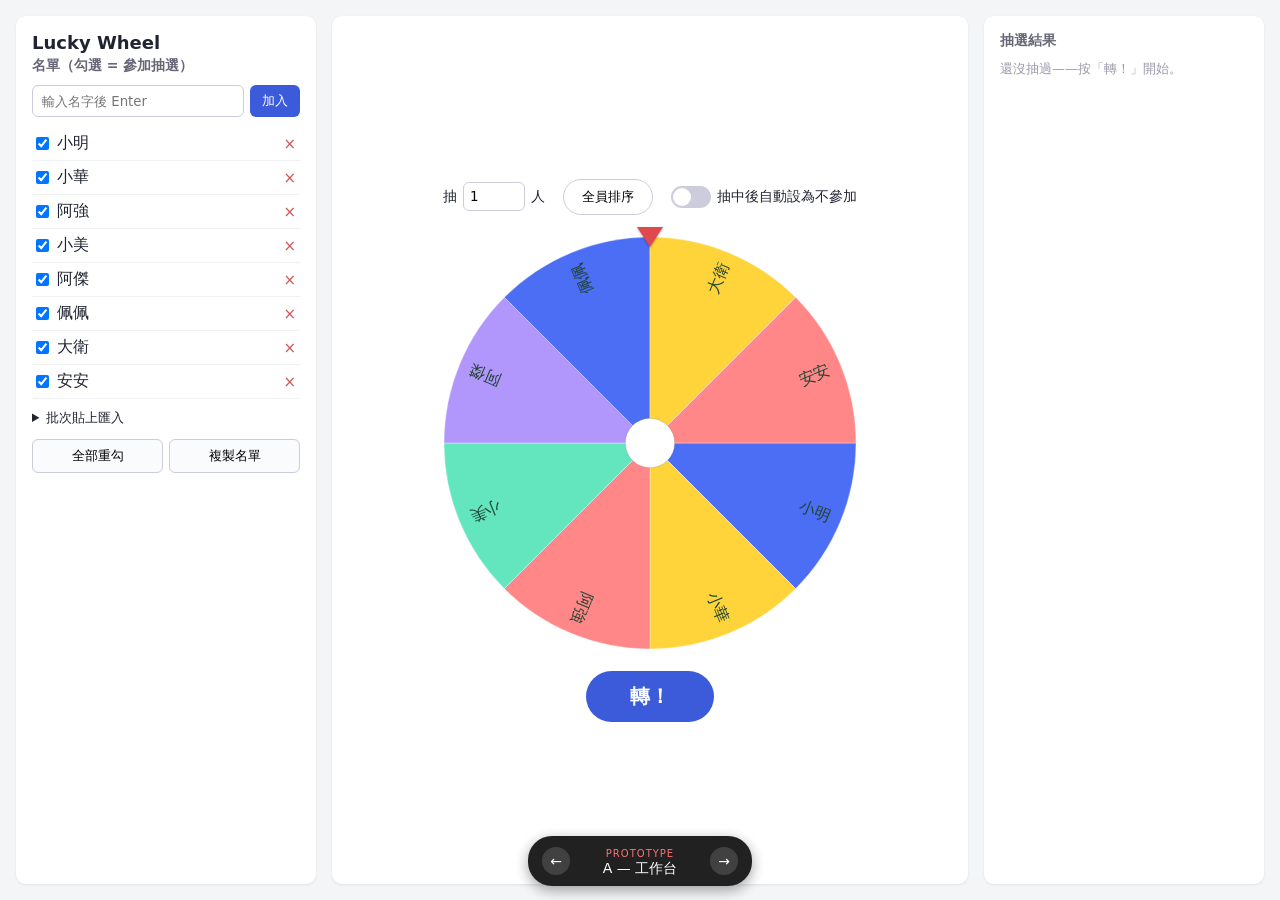
<file: ui-prototype/index.html>
<!doctype html>
<!--
  PROTOTYPE — throwaway. Question: which information hierarchy should the
  Lucky Wheel single page use? Three structurally different variants,
  switchable via ?variant=A|B|C and the floating bottom bar.
  No backend: the spin is stubbed client-side (stands in for POST /api/spins).
  State is in-memory only. Do not promote this file to production.
-->
<html lang="zh-Hant">
<head>
<meta charset="utf-8">
<meta name="viewport" content="width=device-width, initial-scale=1">
<title>Lucky Wheel — UI Prototype</title>
<style>
  * { box-sizing: border-box; margin: 0; padding: 0; }
  html, body { height: 100%; }
  body { font-family: "PingFang TC", "Microsoft JhengHei", system-ui, sans-serif; }
  button { font-family: inherit; cursor: pointer; }
  button:disabled { opacity: .45; cursor: not-allowed; }
  input, textarea { font-family: inherit; }
  canvas { display: block; max-width: 100%; height: auto; }
  .variant { display: none; min-height: 100vh; }
  .variant.active { display: block; }

  /* ===== Variant A — 工作台 ===== */
  #vA { background: #f4f5f7; color: #1f2430; }
  #vA .layout { display: grid; grid-template-columns: 300px 1fr 280px; gap: 16px; padding: 16px; min-height: 100vh; }
  #vA .panel { background: #fff; border-radius: 10px; box-shadow: 0 1px 3px rgba(0,0,0,.08); padding: 16px; }
  #vA h1 { font-size: 18px; margin-bottom: 4px; }
  #vA h2 { font-size: 14px; color: #667; margin-bottom: 10px; }
  #vA .addrow { display: flex; gap: 6px; margin-bottom: 10px; }
  #vA .addrow input { flex: 1; padding: 7px 9px; border: 1px solid #ccd; border-radius: 6px; }
  #vA .addrow button { padding: 7px 12px; border: 0; border-radius: 6px; background: #3b5bdb; color: #fff; }
  #vA ul.members { list-style: none; max-height: 46vh; overflow-y: auto; }
  #vA ul.members li { display: flex; align-items: center; gap: 8px; padding: 6px 4px; border-bottom: 1px solid #f0f1f4; }
  #vA ul.members li.out span.nm { color: #aab; text-decoration: line-through; }
  #vA ul.members span.nm { flex: 1; }
  #vA ul.members button.del { border: 0; background: none; color: #c55; font-size: 15px; }
  #vA details { margin-top: 10px; font-size: 13px; }
  #vA details textarea { width: 100%; height: 70px; margin: 6px 0; border: 1px solid #ccd; border-radius: 6px; padding: 6px; }
  #vA .sideBtns { display: flex; gap: 6px; margin-top: 12px; }
  #vA .sideBtns button { flex: 1; padding: 7px 4px; border: 1px solid #ccd; background: #fafbfc; border-radius: 6px; font-size: 13px; }
  #vA .stage { display: flex; flex-direction: column; align-items: center; justify-content: center; gap: 18px; }
  #vA .controls { display: flex; align-items: center; gap: 18px; flex-wrap: wrap; justify-content: center; }
  #vA .controls label { font-size: 14px; display: flex; align-items: center; gap: 6px; }
  #vA .controls input[type=number] { width: 62px; padding: 6px; border: 1px solid #ccd; border-radius: 6px; }
  #vA .spinBtn { padding: 12px 44px; font-size: 20px; font-weight: 700; border: 0; border-radius: 30px; background: #3b5bdb; color: #fff; }
  #vA .skipBtn { padding: 8px 18px; border: 1px solid #ccd; border-radius: 20px; background: #fff; }
  #vA ol.results { padding-left: 26px; font-size: 16px; line-height: 2; }
  #vA ol.results li.latest { font-weight: 700; color: #3b5bdb; }
  #vA .empty { color: #99a; font-size: 13px; }

  /* ===== Variant B — 舞台 ===== */
  #vB { background: radial-gradient(circle at 50% 35%, #2a2f4a 0%, #14172b 70%); color: #f0f1f7; position: relative; overflow: hidden; }
  #vB .top { position: absolute; top: 0; left: 0; right: 0; display: flex; justify-content: space-between; align-items: center; padding: 16px 22px; }
  #vB .top h1 { font-size: 16px; letter-spacing: 3px; color: #aab; font-weight: 500; }
  #vB .gear { border: 1px solid #556; background: rgba(255,255,255,.06); color: #dde; border-radius: 8px; padding: 8px 14px; font-size: 14px; }
  #vB .stage { min-height: 100vh; display: flex; flex-direction: column; align-items: center; justify-content: center; gap: 26px; padding: 70px 16px 110px; }
  #vB .banner { min-height: 34px; font-size: 24px; font-weight: 700; color: #ffd166; text-align: center; }
  #vB .bottom { position: absolute; bottom: 0; left: 0; right: 0; display: flex; justify-content: center; align-items: center; gap: 22px; padding: 18px 18px 84px; background: linear-gradient(transparent, rgba(0,0,0,.45)); }
  #vB .bottom label { display: flex; align-items: center; gap: 8px; font-size: 14px; color: #ccd; }
  #vB .stepper { display: flex; align-items: center; gap: 10px; }
  #vB .stepper button { width: 32px; height: 32px; border-radius: 50%; border: 1px solid #667; background: rgba(255,255,255,.08); color: #fff; font-size: 16px; }
  #vB .stepper b { min-width: 70px; text-align: center; font-size: 15px; }
  #vB .spinBtn { padding: 14px 58px; font-size: 22px; font-weight: 800; letter-spacing: 4px; border: 0; border-radius: 40px; color: #14172b; background: #ffd166; box-shadow: 0 0 24px rgba(255,209,102,.45); }
  #vB .skipBtn { padding: 9px 20px; border: 1px solid #667; border-radius: 24px; background: transparent; color: #dde; }
  #vB .drawer { position: absolute; top: 0; right: 0; bottom: 0; width: 330px; background: #1d2136; padding: 20px; transform: translateX(100%); transition: transform .25s; box-shadow: -6px 0 20px rgba(0,0,0,.4); overflow-y: auto; z-index: 5; }
  #vB .drawer.open { transform: none; }
  #vB .drawer h2 { font-size: 15px; margin-bottom: 12px; color: #ffd166; }
  #vB .drawer .addrow { display: flex; gap: 6px; margin-bottom: 10px; }
  #vB .drawer input, #vB .drawer textarea { background: #262b45; border: 1px solid #445; color: #eef; border-radius: 6px; padding: 7px; }
  #vB .drawer .addrow input { flex: 1; }
  #vB .drawer .addrow button { border: 0; border-radius: 6px; background: #ffd166; color: #14172b; padding: 0 12px; font-weight: 700; }
  #vB .drawer ul { list-style: none; }
  #vB .drawer li { display: flex; gap: 8px; align-items: center; padding: 6px 2px; border-bottom: 1px solid #2c3150; }
  #vB .drawer li.out span.nm { color: #667; text-decoration: line-through; }
  #vB .drawer span.nm { flex: 1; }
  #vB .drawer button.del { border: 0; background: none; color: #e07; }
  #vB .drawer textarea { width: 100%; height: 64px; margin: 6px 0; }
  #vB .drawer .sideBtns { display: flex; gap: 6px; margin-top: 12px; }
  #vB .drawer .sideBtns button { flex: 1; border: 1px solid #556; background: transparent; color: #dde; border-radius: 6px; padding: 7px 2px; font-size: 12px; }
  #vB .overlay { position: absolute; inset: 0; background: rgba(10,12,24,.93); display: flex; flex-direction: column; align-items: center; justify-content: center; gap: 18px; z-index: 6; }
  #vB .overlay h2 { color: #ffd166; font-size: 20px; letter-spacing: 2px; }
  #vB .overlay ol { font-size: 26px; line-height: 1.9; padding-left: 40px; }
  #vB .overlay button { margin-top: 10px; padding: 10px 34px; border-radius: 24px; border: 1px solid #667; background: transparent; color: #dde; }
  #vB .hidden { display: none !important; }

  /* ===== Variant C — 清單流 ===== */
  #vC { background: #eef1f5; color: #22303c; padding: 24px 14px 120px; }
  #vC .col { max-width: 560px; margin: 0 auto; display: flex; flex-direction: column; gap: 16px; }
  #vC .card { background: #fff; border-radius: 14px; padding: 18px; box-shadow: 0 1px 4px rgba(20,40,60,.08); }
  #vC .card h2 { font-size: 15px; margin-bottom: 12px; display: flex; align-items: center; gap: 8px; }
  #vC .card h2 .step { background: #16a37a; color: #fff; width: 22px; height: 22px; border-radius: 50%; display: inline-flex; align-items: center; justify-content: center; font-size: 12px; }
  #vC .chips { display: flex; flex-wrap: wrap; gap: 8px; margin-bottom: 12px; }
  #vC .chip { display: inline-flex; align-items: center; gap: 6px; padding: 6px 10px; border-radius: 18px; background: #d8f3ea; border: 1px solid #16a37a; font-size: 14px; user-select: none; cursor: pointer; }
  #vC .chip.out { background: #f0f1f4; border-color: #ccd; color: #99a; text-decoration: line-through; }
  #vC .chip b.x { font-weight: 400; color: #c55; padding-left: 2px; }
  #vC .addrow { display: flex; gap: 6px; }
  #vC .addrow input { flex: 1; padding: 8px 10px; border: 1px solid #ccd; border-radius: 8px; }
  #vC .addrow button { padding: 8px 14px; border: 0; border-radius: 8px; background: #16a37a; color: #fff; }
  #vC details { margin-top: 10px; font-size: 13px; color: #567; }
  #vC details textarea { width: 100%; height: 64px; margin: 6px 0; border: 1px solid #ccd; border-radius: 8px; padding: 7px; }
  #vC .mini { padding: 6px 12px; border: 1px solid #ccd; background: #fafbfc; border-radius: 8px; font-size: 13px; }
  #vC .countRow { display: flex; align-items: center; gap: 12px; margin-bottom: 12px; }
  #vC .countRow input[type=range] { flex: 1; }
  #vC .countRow output { font-weight: 700; min-width: 90px; text-align: right; }
  #vC .toggleRow { display: flex; align-items: center; gap: 10px; font-size: 14px; }
  #vC .wheelWrap { display: flex; flex-direction: column; align-items: center; gap: 14px; }
  #vC .spinBtn { width: 100%; padding: 13px; font-size: 18px; font-weight: 700; border: 0; border-radius: 10px; background: #16a37a; color: #fff; }
  #vC .skipBtn { width: 100%; padding: 9px; border: 1px solid #ccd; border-radius: 10px; background: #fff; }
  #vC ol.results { width: 100%; padding-left: 26px; font-size: 16px; line-height: 2; }
  #vC ol.results li.latest { font-weight: 700; color: #16a37a; }
  #vC .empty { color: #99a; font-size: 13px; }

  /* toggle switch (shared look) */
  .sw { position: relative; width: 40px; height: 22px; appearance: none; background: #ccd; border-radius: 12px; outline: none; cursor: pointer; transition: background .15s; flex: none; }
  .sw:checked { background: #3b5bdb; }
  #vB .sw:checked { background: #ffd166; }
  #vC .sw:checked { background: #16a37a; }
  .sw::after { content: ""; position: absolute; top: 2px; left: 2px; width: 18px; height: 18px; border-radius: 50%; background: #fff; transition: left .15s; }
  .sw:checked::after { left: 20px; }

  /* wheel pointer */
  .wheelBox { position: relative; }
  .wheelBox .ptr { position: absolute; top: -6px; left: 50%; transform: translateX(-50%); width: 0; height: 0; border-left: 13px solid transparent; border-right: 13px solid transparent; border-top: 20px solid #e0484f; filter: drop-shadow(0 1px 1px rgba(0,0,0,.3)); z-index: 2; }

  /* ===== floating switcher (not part of the design) ===== */
  #switcher { position: fixed; bottom: 14px; left: 50%; transform: translateX(-50%); display: flex; align-items: center; gap: 10px; background: #111; color: #fff; border-radius: 24px; padding: 8px 14px; font-size: 14px; box-shadow: 0 4px 14px rgba(0,0,0,.4); z-index: 99; opacity: .93; }
  #switcher button { background: #333; color: #fff; border: 0; border-radius: 50%; width: 28px; height: 28px; font-size: 14px; }
  #switcher .lbl { min-width: 120px; text-align: center; }
  #switcher .tag { color: #f66; font-size: 10px; letter-spacing: 1px; }
</style>
</head>
<body>

<!-- ============ Variant A — 工作台 ============ -->
<section class="variant" id="vA">
  <div class="layout">
    <div class="panel">
      <h1>Lucky Wheel</h1>
      <h2>名單（勾選 = 參加抽選）</h2>
      <div class="addrow"><input placeholder="輸入名字後 Enter" data-role="addName"><button data-role="addBtn">加入</button></div>
      <ul class="members" data-role="list"></ul>
      <details>
        <summary>批次貼上匯入</summary>
        <textarea data-role="bulk" placeholder="一行一個名字，或用逗號分隔"></textarea>
        <button class="mini" data-role="bulkBtn">匯入</button> <span data-role="bulkMsg"></span>
      </details>
      <div class="sideBtns">
        <button data-role="checkAll">全部重勾</button>
        <button data-role="copy">複製名單</button>
      </div>
    </div>
    <div class="panel stage">
      <div class="controls">
        <label>抽 <input type="number" min="1" value="1" data-role="count"> 人</label>
        <button class="skipBtn" data-role="orderAll">全員排序</button>
        <label><input type="checkbox" class="sw" data-role="autoRemove"> 抽中後自動設為不參加</label>
      </div>
      <div class="wheelBox"><div class="ptr"></div><canvas data-role="wheel" width="420" height="420"></canvas></div>
      <div>
        <button class="spinBtn" data-role="spin">轉！</button>
        <button class="skipBtn" data-role="skip" style="display:none">跳過動畫</button>
      </div>
    </div>
    <div class="panel">
      <h2>抽選結果</h2>
      <ol class="results" data-role="results"></ol>
      <p class="empty" data-role="resultEmpty">還沒抽過——按「轉！」開始。</p>
    </div>
  </div>
</section>

<!-- ============ Variant B — 舞台 ============ -->
<section class="variant" id="vB">
  <div class="top">
    <h1>LUCKY WHEEL</h1>
    <button class="gear" data-role="gear">⚙ 名單</button>
  </div>
  <div class="stage">
    <div class="banner" data-role="banner"></div>
    <div class="wheelBox"><div class="ptr"></div><canvas data-role="wheel" width="520" height="520"></canvas></div>
  </div>
  <div class="bottom">
    <div class="stepper">
      <button data-role="minus">−</button><b data-role="countLbl">抽 1 人</b><button data-role="plus">＋</button>
    </div>
    <button class="skipBtn" data-role="orderAll">全員排序</button>
    <label><input type="checkbox" class="sw" data-role="autoRemove"> 抽中自動移除</label>
    <button class="spinBtn" data-role="spin">SPIN</button>
    <button class="skipBtn" data-role="skip" style="display:none">跳過</button>
  </div>
  <div class="drawer" data-role="drawer">
    <h2>名單（勾選 = 參加抽選）</h2>
    <div class="addrow"><input placeholder="輸入名字後 Enter" data-role="addName"><button data-role="addBtn">加</button></div>
    <ul data-role="list"></ul>
    <details>
      <summary>批次貼上匯入</summary>
      <textarea data-role="bulk" placeholder="一行一個名字，或用逗號分隔"></textarea>
      <button class="mini" data-role="bulkBtn" style="border:1px solid #556;background:transparent;color:#dde;border-radius:6px;padding:5px 10px">匯入</button>
      <span data-role="bulkMsg"></span>
    </details>
    <div class="sideBtns">
      <button data-role="checkAll">全部重勾</button>
      <button data-role="copy">複製名單</button>
      <button data-role="closeDrawer">關閉</button>
    </div>
  </div>
  <div class="overlay hidden" data-role="overlay">
    <h2>抽選結果</h2>
    <ol data-role="results"></ol>
    <button data-role="closeOverlay">關閉</button>
  </div>
</section>

<!-- ============ Variant C — 清單流 ============ -->
<section class="variant" id="vC">
  <div class="col">
    <div class="card">
      <h2><span class="step">1</span> 名單 <span style="font-weight:400;color:#789;font-size:12px">（點名字切換參加／不參加，× 移除）</span></h2>
      <div class="chips" data-role="list"></div>
      <div class="addrow"><input placeholder="輸入名字後 Enter" data-role="addName"><button data-role="addBtn">加入</button></div>
      <details>
        <summary>批次貼上匯入／複製名單</summary>
        <textarea data-role="bulk" placeholder="一行一個名字，或用逗號分隔"></textarea>
        <button class="mini" data-role="bulkBtn">匯入</button>
        <button class="mini" data-role="copy">複製名單</button>
        <button class="mini" data-role="checkAll">全部重勾</button>
        <span data-role="bulkMsg"></span>
      </details>
    </div>
    <div class="card">
      <h2><span class="step">2</span> 抽選設定</h2>
      <div class="countRow">
        <input type="range" min="1" value="1" data-role="count">
        <output data-role="countLbl">抽 1 人</output>
      </div>
      <div class="toggleRow">
        <input type="checkbox" class="sw" data-role="autoRemove" id="vcAuto"><label for="vcAuto">抽中後自動設為不參加</label>
      </div>
    </div>
    <div class="card">
      <h2><span class="step">3</span> 抽選</h2>
      <div class="wheelWrap">
        <div class="wheelBox"><div class="ptr"></div><canvas data-role="wheel" width="300" height="300"></canvas></div>
        <button class="spinBtn" data-role="spin">轉！</button>
        <button class="skipBtn" data-role="skip" style="display:none">跳過動畫</button>
        <ol class="results" data-role="results"></ol>
        <p class="empty" data-role="resultEmpty">還沒抽過。</p>
      </div>
    </div>
  </div>
</section>

<!-- floating switcher — prototype chrome, not part of any design -->
<div id="switcher">
  <button id="swPrev">←</button>
  <div class="lbl"><span class="tag">PROTOTYPE</span><br><span id="swLbl"></span></div>
  <button id="swNext">→</button>
</div>

<script>
"use strict";
/* ---------- shared in-memory state (survives variant switches) ---------- */
const state = {
  members: ["小明", "小華", "阿強", "小美", "阿傑", "佩佩", "大衛", "安安"]
    .map(name => ({ name, eligible: true })),
  count: 1,
  autoRemove: false,
  lastDraw: [],
  spinning: false,
};
const eligibleNames = () => state.members.filter(m => m.eligible).map(m => m.name);

/* Stub for POST /api/spins — same contract: members + count in, drawOrder out. */
function apiSpinStub(members, count) {
  const a = [...members];
  for (let i = a.length - 1; i > 0; i--) {
    const j = Math.floor(Math.random() * (i + 1));
    [a[i], a[j]] = [a[j], a[i]];
  }
  return { drawOrder: a.slice(0, count) };
}

/* ---------- wheel (canvas) ---------- */
class Wheel {
  constructor(canvas, palette, textColor) {
    this.ctx = canvas.getContext("2d");
    this.size = canvas.width;
    this.palette = palette;
    this.textColor = textColor;
    this.names = [];
    this.rotation = 0;
    this._raf = null;
    this._skipToken = null;
  }
  setNames(names) { this.names = names; this.draw(); }
  draw() {
    const { ctx, size } = this, r = size / 2 - 4, cx = size / 2, cy = size / 2;
    ctx.clearRect(0, 0, size, size);
    const n = this.names.length;
    if (n === 0) {
      ctx.beginPath(); ctx.arc(cx, cy, r, 0, 7); ctx.fillStyle = "#8883"; ctx.fill();
      ctx.fillStyle = this.textColor; ctx.font = "15px sans-serif"; ctx.textAlign = "center";
      ctx.fillText("名單是空的", cx, cy);
      return;
    }
    const seg = Math.PI * 2 / n;
    for (let i = 0; i < n; i++) {
      const a0 = this.rotation + i * seg;
      ctx.beginPath(); ctx.moveTo(cx, cy);
      ctx.arc(cx, cy, r, a0, a0 + seg); ctx.closePath();
      ctx.fillStyle = this.palette[i % this.palette.length];
      if (n % this.palette.length === 1 && i === n - 1) ctx.fillStyle = this.palette[1]; // avoid same-color neighbours
      ctx.fill();
      ctx.strokeStyle = "rgba(255,255,255,.35)"; ctx.stroke();
      ctx.save();
      ctx.translate(cx, cy); ctx.rotate(a0 + seg / 2);
      ctx.textAlign = "right"; ctx.fillStyle = this.textColor;
      ctx.font = `${Math.min(16, Math.max(11, r / 9))}px sans-serif`;
      let nm = this.names[i]; if (nm.length > 8) nm = nm.slice(0, 7) + "…";
      ctx.fillText(nm, r - 12, 5);
      ctx.restore();
    }
    ctx.beginPath(); ctx.arc(cx, cy, r * .12, 0, 7); ctx.fillStyle = "#fff"; ctx.fill();
    ctx.strokeStyle = "#0002"; ctx.stroke();
  }
  spinTo(index, duration, skipToken) {
    if (window.__instant) { this.draw(); return Promise.resolve(); } // test hook: embedded panes throttle hidden-tab timers
    return new Promise(resolve => {
      const n = this.names.length, seg = Math.PI * 2 / n;
      const pointer = -Math.PI / 2;
      // target rotation ≡ pointer − centre of segment, plus extra full turns
      const centre = (index + .5) * seg;
      let target = pointer - centre;
      const turns = 4 * Math.PI * 2;
      target = this.rotation + turns + ((target - this.rotation - turns) % (Math.PI * 2) + Math.PI * 2) % (Math.PI * 2);
      const from = this.rotation, delta = target - from, t0 = performance.now();
      const ease = t => 1 - Math.pow(1 - t, 3);
      const step = () => {
        if (skipToken.skipped) { this.rotation = target; this.draw(); resolve(); return; }
        const t = Math.min(1, (performance.now() - t0) / duration);
        this.rotation = from + delta * ease(t);
        this.draw();
        if (t < 1) setTimeout(step, 16); else resolve();
      };
      step();
    });
  }
}
const sleep = (ms, skipToken) => window.__instant ? Promise.resolve() : new Promise(res => {
  const t0 = performance.now();
  const iv = setInterval(() => {
    if (skipToken.skipped || performance.now() - t0 >= ms) { clearInterval(iv); res(); }
  }, 50);
});

/* ---------- shared behaviours wired per variant ---------- */
function dedupAdd(raw) {
  const existing = new Set(state.members.map(m => m.name));
  let added = 0, skipped = 0;
  raw.split(/[\n,、，;；]+/).map(s => s.trim()).filter(Boolean).forEach(nm => {
    if (existing.has(nm)) { skipped++; return; }
    existing.add(nm); state.members.push({ name: nm, eligible: true }); added++;
  });
  return { added, skipped };
}
async function copyRoster(btn) {
  const text = state.members.map(m => m.name).join("\n");
  try { await navigator.clipboard.writeText(text); } catch { /* http fallback */ window.prompt("複製名單：", text); }
  const old = btn.textContent; btn.textContent = "已複製 ✓"; setTimeout(() => btn.textContent = old, 1200);
}

/* Each variant: { root, wheel, render(), onPick(name,i), onDone(order), spinUi(on) } */
function startSpin(v) {
  if (state.spinning) return;
  const names = eligibleNames();
  const count = Math.min(Math.max(1, state.count), names.length);
  if (names.length === 0) return;
  state.count = count;
  state.spinning = true; state.lastDraw = [];
  const { drawOrder } = apiSpinStub(names, count);   // ← future POST /api/spins
  const skipToken = { skipped: false };
  v.skipToken = skipToken;
  v.spinUi(true);
  (async () => {
    let remaining = [...names];
    for (let i = 0; i < drawOrder.length; i++) {
      const name = drawOrder[i];
      if (!skipToken.skipped) {
        v.wheel.setNames(remaining);
        await sleep(i === 0 ? 150 : 450, skipToken);
        await v.wheel.spinTo(remaining.indexOf(name), i === 0 ? 2300 : 1500, skipToken);
      }
      if (!skipToken.skipped) {
        state.lastDraw.push(name); v.onPick(name, i);
        await sleep(700, skipToken);
      }
      remaining.splice(remaining.indexOf(name), 1);
    }
    if (skipToken.skipped) { state.lastDraw = [...drawOrder]; }
    if (state.autoRemove) {
      drawOrder.forEach(nm => { const m = state.members.find(x => x.name === nm); if (m) m.eligible = false; });
    }
    state.spinning = false;
    v.spinUi(false);
    v.onDone(drawOrder);
    v.render();
  })();
}

const $$ = (root, role) => root.querySelector(`[data-role=${role}]`);
function wireCommon(v) {
  const { root } = v;
  const addInput = $$(root, "addName");
  const add = () => {
    const raw = addInput.value;
    const { added, skipped } = dedupAdd(raw);
    const feedback = $$(root, "bulkMsg");
    feedback.textContent = skipped
      ? "名稱已存在，未加入"
      : added ? "" : "請輸入名字";
    addInput.value = "";
    if (added) v.render();
    addInput.focus();
  };
  $$(root, "addBtn").onclick = add;
  addInput.addEventListener("keydown", e => { if (e.key === "Enter") add(); });
  $$(root, "bulkBtn").onclick = () => {
    const { added, skipped } = dedupAdd($$(root, "bulk").value);
    $$(root, "bulk").value = "";
    $$(root, "bulkMsg").textContent = `已匯入 ${added} 人${skipped ? `，略過重複 ${skipped} 人` : ""}`;
    v.render();
  };
  $$(root, "checkAll").onclick = () => { state.members.forEach(m => m.eligible = true); v.render(); };
  $$(root, "copy").onclick = e => copyRoster(e.target);
  $$(root, "autoRemove").onchange = e => { state.autoRemove = e.target.checked; };
  $$(root, "skip").onclick = () => { if (v.skipToken) v.skipToken.skipped = true; };
  $$(root, "spin").onclick = () => startSpin(v);
  const orderAll = $$(root, "orderAll");
  if (orderAll) orderAll.onclick = () => { state.count = eligibleNames().length; v.render(); };
}
function memberRow(m, v, chip) {
  if (chip) {
    const el = document.createElement("span");
    el.className = "chip" + (m.eligible ? "" : " out");
    el.innerHTML = `${m.eligible ? "✓ " : ""}<span>${m.name}</span><b class="x">×</b>`;
    el.onclick = e => {
      if (state.spinning) return;
      if (e.target.classList.contains("x")) state.members = state.members.filter(x => x !== m);
      else m.eligible = !m.eligible;
      v.render();
    };
    return el;
  }
  const li = document.createElement("li");
  li.className = m.eligible ? "" : "out";
  const cb = document.createElement("input"); cb.type = "checkbox"; cb.checked = m.eligible;
  cb.onchange = () => { if (state.spinning) { cb.checked = m.eligible; return; } m.eligible = cb.checked; v.render(); };
  const nm = document.createElement("span"); nm.className = "nm"; nm.textContent = m.name;
  const del = document.createElement("button"); del.className = "del"; del.textContent = "×";
  del.onclick = () => { if (state.spinning) return; state.members = state.members.filter(x => x !== m); v.render(); };
  li.append(cb, nm, del);
  return li;
}
function renderResults(ol, emptyEl) {
  ol.innerHTML = "";
  state.lastDraw.forEach((nm, i) => {
    const li = document.createElement("li");
    li.textContent = nm;
    if (i === state.lastDraw.length - 1) li.className = "latest";
    ol.appendChild(li);
  });
  if (emptyEl) emptyEl.style.display = state.lastDraw.length ? "none" : "";
}

function setSpinAvailability(v, eligibleCount, idleLabel) {
  const button = $$(v.root, "spin");
  const unavailable = eligibleCount === 0;
  button.disabled = state.spinning || unavailable;
  button.title = unavailable ? "請至少勾選一位符合資格的成員" : "";
  if (!state.spinning) button.textContent = unavailable ? "沒有可抽選成員" : idleLabel;
}

/* ---------- Variant A ---------- */
const vA = (() => {
  const root = document.getElementById("vA");
  const v = {
    root,
    wheel: new Wheel($$(root, "wheel"), ["#4c6ef5", "#ffd43b", "#ff8787", "#63e6be", "#b197fc"], "#243"),
    skipToken: null,
    render() {
      const list = $$(root, "list"); list.innerHTML = "";
      state.members.forEach(m => list.appendChild(memberRow(m, v)));
      const el = eligibleNames();
      const cnt = $$(root, "count");
      cnt.max = Math.max(1, el.length);
      state.count = Math.min(Math.max(1, state.count), Math.max(1, el.length));
      cnt.value = state.count;
      $$(root, "autoRemove").checked = state.autoRemove;
      setSpinAvailability(v, el.length, "轉！");
      if (!state.spinning) v.wheel.setNames(el);
      renderResults($$(root, "results"), $$(root, "resultEmpty"));
    },
    onPick() { renderResults($$(root, "results"), $$(root, "resultEmpty")); },
    onDone() {},
    spinUi(on) {
      $$(root, "skip").style.display = on ? "" : "none";
      $$(root, "spin").disabled = on;
      if (on) { $$(root, "results").innerHTML = ""; $$(root, "resultEmpty").style.display = "none"; }
    },
  };
  wireCommon(v);
  $$(root, "count").onchange = e => { state.count = +e.target.value || 1; v.render(); };
  return v;
})();

/* ---------- Variant B ---------- */
const vB = (() => {
  const root = document.getElementById("vB");
  const banner = $$(root, "banner");
  const v = {
    root,
    wheel: new Wheel($$(root, "wheel"), ["#ffd166", "#ef476f", "#06d6a0", "#118ab2", "#f78c6b"], "#14172b"),
    skipToken: null,
    render() {
      const list = $$(root, "list"); list.innerHTML = "";
      state.members.forEach(m => list.appendChild(memberRow(m, v)));
      const el = eligibleNames();
      state.count = Math.min(Math.max(1, state.count), Math.max(1, el.length));
      $$(root, "countLbl").textContent = `抽 ${state.count} 人`;
      $$(root, "autoRemove").checked = state.autoRemove;
      setSpinAvailability(v, el.length, "SPIN");
      if (!state.spinning) v.wheel.setNames(el);
    },
    onPick(name, i) { banner.textContent = `第 ${i + 1} 位：${name}`; },
    onDone(order) {
      const ol = $$(root, "results"); ol.innerHTML = "";
      order.forEach(nm => { const li = document.createElement("li"); li.textContent = nm; ol.appendChild(li); });
      $$(root, "overlay").classList.remove("hidden");
      banner.textContent = "";
    },
    spinUi(on) {
      $$(root, "skip").style.display = on ? "" : "none";
      $$(root, "spin").disabled = on;
      if (on) { banner.textContent = ""; $$(root, "overlay").classList.add("hidden"); }
    },
  };
  wireCommon(v);
  $$(root, "gear").onclick = () => $$(root, "drawer").classList.add("open");
  $$(root, "closeDrawer").onclick = () => $$(root, "drawer").classList.remove("open");
  $$(root, "closeOverlay").onclick = () => $$(root, "overlay").classList.add("hidden");
  $$(root, "minus").onclick = () => { state.count = Math.max(1, state.count - 1); v.render(); };
  $$(root, "plus").onclick = () => { state.count = Math.min(eligibleNames().length, state.count + 1); v.render(); };
  return v;
})();

/* ---------- Variant C ---------- */
const vC = (() => {
  const root = document.getElementById("vC");
  const v = {
    root,
    wheel: new Wheel($$(root, "wheel"), ["#16a37a", "#f2c14e", "#4f9df7", "#f2789f", "#9d8df1"], "#134"),
    skipToken: null,
    render() {
      const list = $$(root, "list"); list.innerHTML = "";
      state.members.forEach(m => list.appendChild(memberRow(m, v, true)));
      const el = eligibleNames();
      const cnt = $$(root, "count");
      cnt.max = Math.max(1, el.length);
      state.count = Math.min(Math.max(1, state.count), Math.max(1, el.length));
      cnt.value = state.count;
      $$(root, "countLbl").textContent = state.count === el.length && el.length > 1 ? `全員排序（${el.length} 人）` : `抽 ${state.count} 人`;
      $$(root, "autoRemove").checked = state.autoRemove;
      setSpinAvailability(v, el.length, "轉！");
      if (!state.spinning) v.wheel.setNames(el);
      renderResults($$(root, "results"), $$(root, "resultEmpty"));
    },
    onPick() { renderResults($$(root, "results"), $$(root, "resultEmpty")); },
    onDone() {},
    spinUi(on) {
      $$(root, "skip").style.display = on ? "" : "none";
      $$(root, "spin").disabled = on;
      if (on) { $$(root, "results").innerHTML = ""; $$(root, "resultEmpty").style.display = "none"; }
    },
  };
  wireCommon(v);
  $$(root, "count").oninput = e => { state.count = +e.target.value || 1; v.render(); };
  return v;
})();

/* ---------- switcher ---------- */
const variants = { A: { v: vA, name: "工作台" }, B: { v: vB, name: "舞台" }, C: { v: vC, name: "清單流" } };
const keys = Object.keys(variants);
let current = new URLSearchParams(location.search).get("variant");
if (!keys.includes(current)) current = "A";
function show(key) {
  current = key;
  document.querySelectorAll(".variant").forEach(s => s.classList.remove("active"));
  const { v, name } = variants[key];
  v.root.classList.add("active");
  v.render();
  document.getElementById("swLbl").textContent = `${key} — ${name}`;
  const url = new URL(location); url.searchParams.set("variant", key);
  history.replaceState(null, "", url);
}
const cycle = dir => {
  if (state.spinning) return;
  show(keys[(keys.indexOf(current) + dir + keys.length) % keys.length]);
};
document.getElementById("swPrev").onclick = () => cycle(-1);
document.getElementById("swNext").onclick = () => cycle(1);
document.addEventListener("keydown", e => {
  const t = e.target;
  if (t.matches("input, textarea, [contenteditable]")) return;
  if (e.key === "ArrowLeft") cycle(-1);
  if (e.key === "ArrowRight") cycle(1);
});
show(current);
</script>
</body>
</html>
</file>
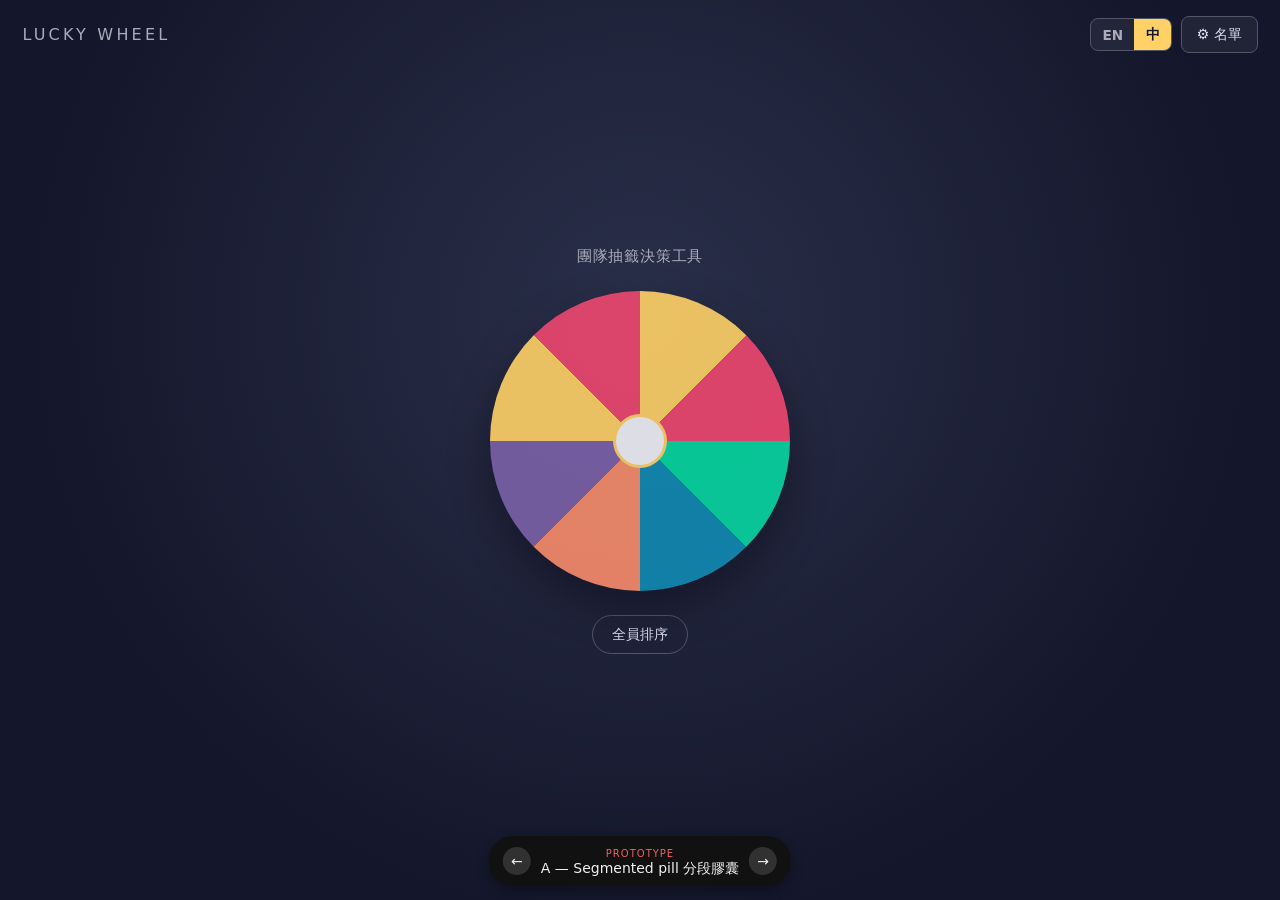
<file: ui-prototype/lang-toggle.html>
<!doctype html>
<!--
  PROTOTYPE — throwaway. Question: how should the language toggle look so it
  blends into the dark stage (P0 palette), instead of the plain "EN / 中"?
  Three structurally-different toggle designs on the real top bar, switchable
  via ?variant=A|B|C and the floating bottom bar. Clicking a toggle actually
  flips a few sample strings so the interaction is judgeable.
  Reproduces the real top bar CSS; the wheel/bottom bar are suggestive only.
  Not production. Do not promote.
-->
<html lang="zh-Hant">
<head>
<meta charset="utf-8">
<meta name="viewport" content="width=device-width, initial-scale=1">
<title>Lang toggle — UI prototype</title>
<style>
  :root {
    --bg-outer: #14172b; --bg-inner: #2a2f4a;
    --text: #f0f1f7; --text-dim: #aab;
    --accent: #ffd166; --accent-ink: #14172b; --border: #556;
  }
  * { box-sizing: border-box; margin: 0; padding: 0; }
  html, body { height: 100%; }
  body {
    font-family: "PingFang TC", "Microsoft JhengHei", system-ui, sans-serif;
    color: var(--text);
    background: radial-gradient(circle at 50% 35%, var(--bg-inner) 0%, var(--bg-outer) 70%) fixed;
    min-height: 100vh;
  }
  button { font-family: inherit; cursor: pointer; }

  /* ---- real top bar (copied from style.css) ---- */
  #top-bar {
    position: fixed; top: 0; left: 0; right: 0;
    display: flex; justify-content: space-between; align-items: center;
    padding: 1rem 1.4rem; z-index: 3;
  }
  #top-bar h1 { font-size: 1rem; letter-spacing: 0.2em; color: var(--text-dim); font-weight: 500; }
  #top-bar-controls { display: flex; align-items: center; gap: 0.6rem; }
  #drawer-toggle {
    border: 1px solid var(--border); background: rgba(255,255,255,0.06);
    color: #dde; border-radius: 8px; padding: 0.5rem 0.9rem; font-size: 0.9rem;
  }

  /* ---- suggestive stage (not the focus) ---- */
  .stage-hint {
    min-height: 100vh; display: flex; flex-direction: column;
    align-items: center; justify-content: center; gap: 1.5rem; padding: 5rem 1rem;
  }
  .tagline { color: var(--text-dim); font-size: 0.95rem; letter-spacing: .05em; }
  .wheel-ghost {
    width: 300px; height: 300px; border-radius: 50%;
    background: conic-gradient(#ffd166 0 45deg,#ef476f 0 90deg,#06d6a0 0 135deg,#118ab2 0 180deg,#f78c6b 0 225deg,#7b61a8 0 270deg,#ffd166 0 315deg,#ef476f 0 360deg);
    opacity: .9; box-shadow: 0 18px 40px rgba(0,0,0,.35); position: relative;
  }
  .wheel-ghost::after {
    content: ""; position: absolute; inset: 42%; border-radius: 50%;
    background: #f0f1f7; box-shadow: 0 0 0 3px var(--accent);
  }
  .sample-btn {
    padding: 0.55rem 1.2rem; border: 1px solid var(--border); border-radius: 24px;
    background: transparent; color: #dde; font-size: 0.9rem;
  }

  /* =====================================================================
     VARIANT A — Segmented pill  (EN | 中, active cell filled gold)
     ===================================================================== */
  #vA-toggle { display: inline-flex; border: 1px solid var(--border); border-radius: 8px; overflow: hidden; background: rgba(255,255,255,0.06); }
  #vA-toggle button { border: 0; background: none; color: var(--text-dim); font-size: 0.85rem; font-weight: 700; padding: 0.42rem 0.7rem; transition: background .12s, color .12s; }
  #vA-toggle button.active { background: var(--accent); color: var(--accent-ink); }
  #vA-toggle button:not(.active):hover { color: var(--text); }

  /* =====================================================================
     VARIANT B — Globe icon → dropdown menu
     ===================================================================== */
  #vB-wrap { position: relative; }
  #vB-btn {
    border: 1px solid var(--border); background: rgba(255,255,255,0.06); color: #dde;
    border-radius: 8px; padding: 0.5rem 0.7rem; font-size: 0.95rem; display: inline-flex; align-items: center; gap: 0.35rem;
  }
  #vB-btn .chev { font-size: 0.65rem; color: var(--text-dim); }
  #vB-menu {
    position: absolute; top: calc(100% + 6px); right: 0; min-width: 150px;
    background: #1b1f38; border: 1px solid var(--border); border-radius: 10px;
    box-shadow: 0 10px 28px rgba(0,0,0,.45); padding: 0.35rem; z-index: 5;
  }
  #vB-menu[hidden] { display: none; }
  #vB-menu button {
    display: flex; width: 100%; align-items: center; justify-content: space-between; gap: 0.6rem;
    border: 0; background: none; color: var(--text); font-size: 0.9rem; text-align: left;
    padding: 0.5rem 0.6rem; border-radius: 7px;
  }
  #vB-menu button:hover { background: rgba(255,255,255,0.06); }
  #vB-menu button.active { color: var(--accent); }
  #vB-menu button .tick { color: var(--accent); font-size: 0.85rem; opacity: 0; }
  #vB-menu button.active .tick { opacity: 1; }

  /* =====================================================================
     VARIANT C — Ambient text link (shows the OTHER language, one tap flips)
     ===================================================================== */
  #vC-btn {
    border: 0; background: none; color: var(--accent);
    font-size: 0.9rem; font-weight: 600; letter-spacing: .03em;
    padding: 0.5rem 0.4rem; border-bottom: 1px solid transparent;
  }
  #vC-btn:hover { border-bottom-color: var(--accent); }
  #vC-btn .globe { opacity: .8; margin-right: .25rem; }

  .lang-slot { display: none; }
  .lang-slot.on { display: inline-flex; }

  /* ---- floating switcher (prototype chrome) ---- */
  #switcher {
    position: fixed; bottom: 14px; left: 50%; transform: translateX(-50%);
    display: flex; align-items: center; gap: 10px; background: #111; color: #fff;
    border-radius: 24px; padding: 8px 14px; font-size: 14px; box-shadow: 0 4px 14px rgba(0,0,0,.4); z-index: 99; opacity: .94;
  }
  #switcher button { background: #333; color: #fff; border: 0; border-radius: 50%; width: 28px; height: 28px; font-size: 14px; }
  #switcher .lbl { min-width: 150px; text-align: center; }
  #switcher .tag { color: #f66; font-size: 10px; letter-spacing: 1px; }
</style>
</head>
<body>
  <header id="top-bar">
    <h1>LUCKY WHEEL</h1>
    <div id="top-bar-controls">
      <!-- Variant A: segmented pill -->
      <div class="lang-slot" data-slot="A">
        <div id="vA-toggle" role="group" aria-label="Language / 語言">
          <button type="button" data-lang="en">EN</button>
          <button type="button" data-lang="zh-Hant">中</button>
        </div>
      </div>
      <!-- Variant B: globe menu -->
      <div class="lang-slot" data-slot="B">
        <div id="vB-wrap">
          <button type="button" id="vB-btn" aria-haspopup="true" aria-expanded="false">
            <span>🌐</span><span id="vB-current">中文</span><span class="chev">▾</span>
          </button>
          <div id="vB-menu" hidden role="menu">
            <button type="button" data-lang="en" role="menuitem">English <span class="tick">✓</span></button>
            <button type="button" data-lang="zh-Hant" role="menuitem">繁體中文 <span class="tick">✓</span></button>
          </div>
        </div>
      </div>
      <!-- Variant C: ambient text link -->
      <div class="lang-slot" data-slot="C">
        <button type="button" id="vC-btn"><span class="globe" aria-hidden="true">🌐</span><span id="vC-label">EN</span></button>
      </div>

      <button type="button" id="drawer-toggle" data-t="drawerToggle">⚙ 名單</button>
    </div>
  </header>

  <div class="stage-hint">
    <p class="tagline" data-t="tagline">團隊抽籤決策工具</p>
    <div class="wheel-ghost" aria-hidden="true"></div>
    <button class="sample-btn" data-t="orderEveryone">全員排序</button>
  </div>

  <div id="switcher">
    <button id="swPrev">←</button>
    <div class="lbl"><span class="tag">PROTOTYPE</span><br><span id="swLbl"></span></div>
    <button id="swNext">→</button>
  </div>

<script>
"use strict";
// Sample strings so the toggle's effect is visible.
const STR = {
  en:        { drawerToggle: "⚙ Roster", tagline: "Team decision spinner", orderEveryone: "Order everyone" },
  "zh-Hant": { drawerToggle: "⚙ 名單",   tagline: "團隊抽籤決策工具",     orderEveryone: "全員排序" },
};
let lang = "zh-Hant";

function applyLang() {
  document.querySelectorAll("[data-t]").forEach(el => { el.textContent = STR[lang][el.dataset.t]; });
  document.documentElement.lang = lang;
  // A — segmented
  document.querySelectorAll("#vA-toggle button").forEach(b => b.classList.toggle("active", b.dataset.lang === lang));
  // B — globe menu
  document.getElementById("vB-current").textContent = lang === "en" ? "English" : "中文";
  document.querySelectorAll("#vB-menu button").forEach(b => b.classList.toggle("active", b.dataset.lang === lang));
  // C — ambient link shows the OTHER language
  document.getElementById("vC-label").textContent = lang === "en" ? "中" : "EN";
}
function setLang(l) { lang = l; applyLang(); }

// A
document.querySelectorAll("#vA-toggle button").forEach(b => b.onclick = () => setLang(b.dataset.lang));
// B
const vbBtn = document.getElementById("vB-btn"), vbMenu = document.getElementById("vB-menu");
vbBtn.onclick = e => { e.stopPropagation(); const open = vbMenu.hidden; vbMenu.hidden = !open; vbBtn.setAttribute("aria-expanded", String(open)); };
document.querySelectorAll("#vB-menu button").forEach(b => b.onclick = () => { setLang(b.dataset.lang); vbMenu.hidden = true; vbBtn.setAttribute("aria-expanded","false"); });
document.addEventListener("click", () => { vbMenu.hidden = true; vbBtn.setAttribute("aria-expanded","false"); });
// C
document.getElementById("vC-btn").onclick = () => setLang(lang === "en" ? "zh-Hant" : "en");

// ---- switcher ----
const variants = { A: "Segmented pill 分段膠囊", B: "Globe menu 地球選單", C: "Ambient link 文字連結" };
const keys = Object.keys(variants);
let cur = new URLSearchParams(location.search).get("variant");
if (!keys.includes(cur)) cur = "A";
function show(k) {
  cur = k;
  document.querySelectorAll(".lang-slot").forEach(s => s.classList.toggle("on", s.dataset.slot === k));
  document.getElementById("swLbl").textContent = `${k} — ${variants[k]}`;
  const u = new URL(location); u.searchParams.set("variant", k); history.replaceState(null, "", u);
}
const cycle = d => show(keys[(keys.indexOf(cur) + d + keys.length) % keys.length]);
document.getElementById("swPrev").onclick = () => cycle(-1);
document.getElementById("swNext").onclick = () => cycle(1);
document.addEventListener("keydown", e => {
  if (e.target.matches("input,textarea,[contenteditable]")) return;
  if (e.key === "ArrowLeft") cycle(-1);
  if (e.key === "ArrowRight") cycle(1);
});
applyLang();
show(cur);
</script>
</body>
</html>
</file>
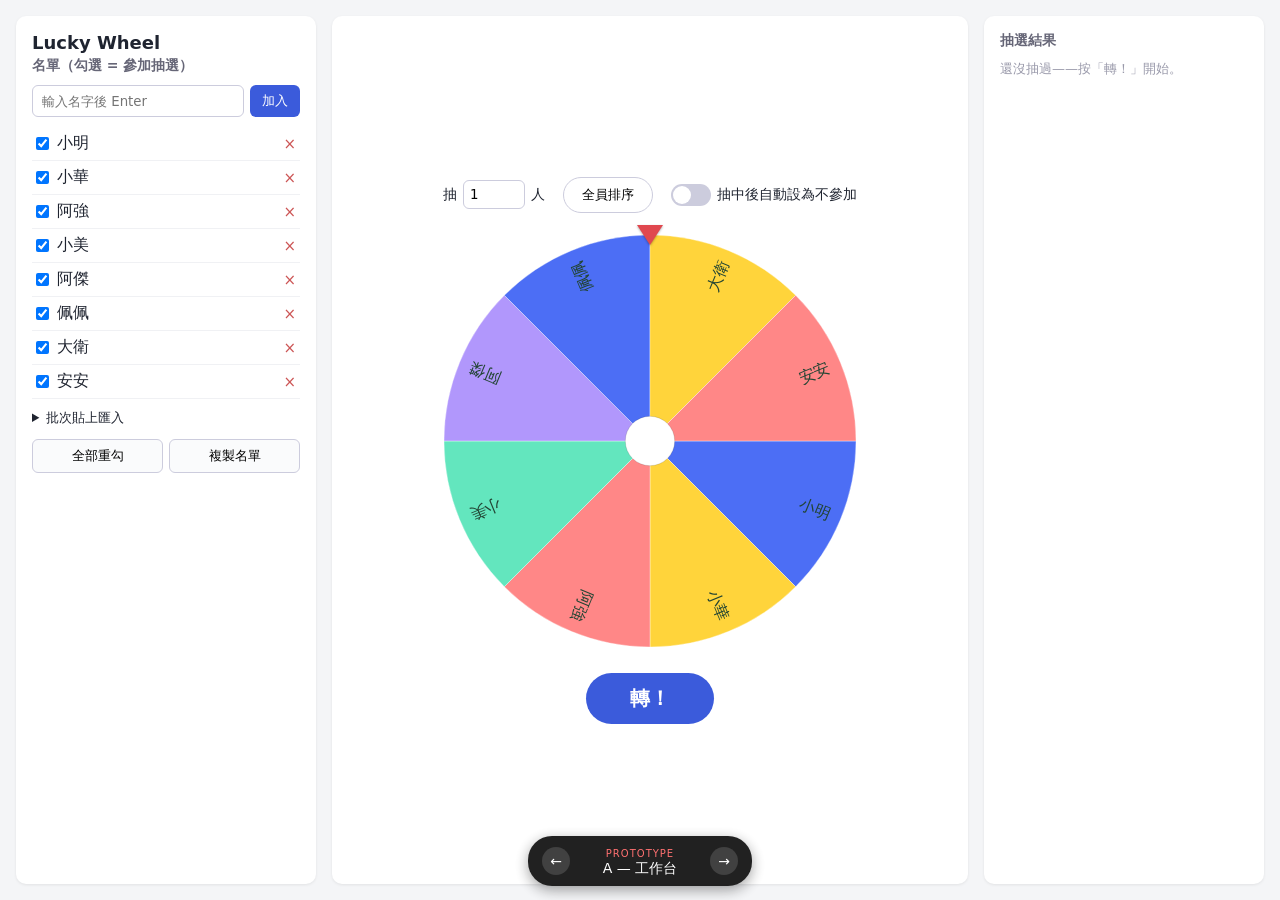
<file: ui-prototype/round1-structures.html>
<!doctype html>
<!--
  PROTOTYPE — throwaway. Three variants of the Lucky Wheel single page,
  switchable via ?variant=A|B|C and the floating bottom bar.
  No backend: the spin is stubbed client-side (stands in for POST /api/spins).
  State is in-memory only. Do not promote this file to production.
-->
<html lang="zh-Hant">
<head>
<meta charset="utf-8">
<meta name="viewport" content="width=device-width, initial-scale=1">
<title>Lucky Wheel — UI Prototype</title>
<style>
  * { box-sizing: border-box; margin: 0; padding: 0; }
  html, body { height: 100%; }
  body { font-family: "PingFang TC", "Microsoft JhengHei", system-ui, sans-serif; }
  button { font-family: inherit; cursor: pointer; }
  button:disabled { opacity: .45; cursor: not-allowed; }
  input, textarea { font-family: inherit; }
  .variant { display: none; min-height: 100vh; }
  .variant.active { display: block; }

  /* ===== Variant A — 工作台 ===== */
  #vA { background: #f4f5f7; color: #1f2430; }
  #vA .layout { display: grid; grid-template-columns: 300px 1fr 280px; gap: 16px; padding: 16px; min-height: 100vh; }
  #vA .panel { background: #fff; border-radius: 10px; box-shadow: 0 1px 3px rgba(0,0,0,.08); padding: 16px; }
  #vA h1 { font-size: 18px; margin-bottom: 4px; }
  #vA h2 { font-size: 14px; color: #667; margin-bottom: 10px; }
  #vA .addrow { display: flex; gap: 6px; margin-bottom: 10px; }
  #vA .addrow input { flex: 1; padding: 7px 9px; border: 1px solid #ccd; border-radius: 6px; }
  #vA .addrow button { padding: 7px 12px; border: 0; border-radius: 6px; background: #3b5bdb; color: #fff; }
  #vA ul.members { list-style: none; max-height: 46vh; overflow-y: auto; }
  #vA ul.members li { display: flex; align-items: center; gap: 8px; padding: 6px 4px; border-bottom: 1px solid #f0f1f4; }
  #vA ul.members li.out span.nm { color: #aab; text-decoration: line-through; }
  #vA ul.members span.nm { flex: 1; }
  #vA ul.members button.del { border: 0; background: none; color: #c55; font-size: 15px; }
  #vA details { margin-top: 10px; font-size: 13px; }
  #vA details textarea { width: 100%; height: 70px; margin: 6px 0; border: 1px solid #ccd; border-radius: 6px; padding: 6px; }
  #vA .sideBtns { display: flex; gap: 6px; margin-top: 12px; }
  #vA .sideBtns button { flex: 1; padding: 7px 4px; border: 1px solid #ccd; background: #fafbfc; border-radius: 6px; font-size: 13px; }
  #vA .stage { display: flex; flex-direction: column; align-items: center; justify-content: center; gap: 18px; }
  #vA .controls { display: flex; align-items: center; gap: 18px; flex-wrap: wrap; justify-content: center; }
  #vA .controls label { font-size: 14px; display: flex; align-items: center; gap: 6px; }
  #vA .controls input[type=number] { width: 62px; padding: 6px; border: 1px solid #ccd; border-radius: 6px; }
  #vA .spinBtn { padding: 12px 44px; font-size: 20px; font-weight: 700; border: 0; border-radius: 30px; background: #3b5bdb; color: #fff; }
  #vA .skipBtn { padding: 8px 18px; border: 1px solid #ccd; border-radius: 20px; background: #fff; }
  #vA ol.results { padding-left: 26px; font-size: 16px; line-height: 2; }
  #vA ol.results li.latest { font-weight: 700; color: #3b5bdb; }
  #vA .empty { color: #99a; font-size: 13px; }

  /* ===== Variant B — 舞台 ===== */
  #vB { background: radial-gradient(circle at 50% 35%, #2a2f4a 0%, #14172b 70%); color: #f0f1f7; position: relative; overflow: hidden; }
  #vB .top { position: absolute; top: 0; left: 0; right: 0; display: flex; justify-content: space-between; align-items: center; padding: 16px 22px; }
  #vB .top h1 { font-size: 16px; letter-spacing: 3px; color: #aab; font-weight: 500; }
  #vB .gear { border: 1px solid #556; background: rgba(255,255,255,.06); color: #dde; border-radius: 8px; padding: 8px 14px; font-size: 14px; }
  #vB .stage { min-height: 100vh; display: flex; flex-direction: column; align-items: center; justify-content: center; gap: 26px; padding: 70px 16px 110px; }
  #vB .banner { min-height: 34px; font-size: 24px; font-weight: 700; color: #ffd166; text-align: center; }
  #vB .bottom { position: absolute; bottom: 0; left: 0; right: 0; display: flex; justify-content: center; align-items: center; gap: 22px; padding: 18px 18px 84px; background: linear-gradient(transparent, rgba(0,0,0,.45)); }
  #vB .bottom label { display: flex; align-items: center; gap: 8px; font-size: 14px; color: #ccd; }
  #vB .stepper { display: flex; align-items: center; gap: 10px; }
  #vB .stepper button { width: 32px; height: 32px; border-radius: 50%; border: 1px solid #667; background: rgba(255,255,255,.08); color: #fff; font-size: 16px; }
  #vB .stepper b { min-width: 70px; text-align: center; font-size: 15px; }
  #vB .spinBtn { padding: 14px 58px; font-size: 22px; font-weight: 800; letter-spacing: 4px; border: 0; border-radius: 40px; color: #14172b; background: #ffd166; box-shadow: 0 0 24px rgba(255,209,102,.45); }
  #vB .skipBtn { padding: 9px 20px; border: 1px solid #667; border-radius: 24px; background: transparent; color: #dde; }
  #vB .drawer { position: absolute; top: 0; right: 0; bottom: 0; width: 330px; background: #1d2136; padding: 20px; transform: translateX(100%); transition: transform .25s; box-shadow: -6px 0 20px rgba(0,0,0,.4); overflow-y: auto; z-index: 5; }
  #vB .drawer.open { transform: none; }
  #vB .drawer h2 { font-size: 15px; margin-bottom: 12px; color: #ffd166; }
  #vB .drawer .addrow { display: flex; gap: 6px; margin-bottom: 10px; }
  #vB .drawer input, #vB .drawer textarea { background: #262b45; border: 1px solid #445; color: #eef; border-radius: 6px; padding: 7px; }
  #vB .drawer .addrow input { flex: 1; }
  #vB .drawer .addrow button { border: 0; border-radius: 6px; background: #ffd166; color: #14172b; padding: 0 12px; font-weight: 700; }
  #vB .drawer ul { list-style: none; }
  #vB .drawer li { display: flex; gap: 8px; align-items: center; padding: 6px 2px; border-bottom: 1px solid #2c3150; }
  #vB .drawer li.out span.nm { color: #667; text-decoration: line-through; }
  #vB .drawer span.nm { flex: 1; }
  #vB .drawer button.del { border: 0; background: none; color: #e07; }
  #vB .drawer textarea { width: 100%; height: 64px; margin: 6px 0; }
  #vB .drawer .sideBtns { display: flex; gap: 6px; margin-top: 12px; }
  #vB .drawer .sideBtns button { flex: 1; border: 1px solid #556; background: transparent; color: #dde; border-radius: 6px; padding: 7px 2px; font-size: 12px; }
  #vB .overlay { position: absolute; inset: 0; background: rgba(10,12,24,.93); display: flex; flex-direction: column; align-items: center; justify-content: center; gap: 18px; z-index: 6; }
  #vB .overlay h2 { color: #ffd166; font-size: 20px; letter-spacing: 2px; }
  #vB .overlay ol { font-size: 26px; line-height: 1.9; padding-left: 40px; }
  #vB .overlay button { margin-top: 10px; padding: 10px 34px; border-radius: 24px; border: 1px solid #667; background: transparent; color: #dde; }
  #vB .hidden { display: none !important; }

  /* ===== Variant C — 清單流 ===== */
  #vC { background: #eef1f5; color: #22303c; padding: 24px 14px 120px; }
  #vC .col { max-width: 560px; margin: 0 auto; display: flex; flex-direction: column; gap: 16px; }
  #vC .card { background: #fff; border-radius: 14px; padding: 18px; box-shadow: 0 1px 4px rgba(20,40,60,.08); }
  #vC .card h2 { font-size: 15px; margin-bottom: 12px; display: flex; align-items: center; gap: 8px; }
  #vC .card h2 .step { background: #16a37a; color: #fff; width: 22px; height: 22px; border-radius: 50%; display: inline-flex; align-items: center; justify-content: center; font-size: 12px; }
  #vC .chips { display: flex; flex-wrap: wrap; gap: 8px; margin-bottom: 12px; }
  #vC .chip { display: inline-flex; align-items: center; gap: 6px; padding: 6px 10px; border-radius: 18px; background: #d8f3ea; border: 1px solid #16a37a; font-size: 14px; user-select: none; cursor: pointer; }
  #vC .chip.out { background: #f0f1f4; border-color: #ccd; color: #99a; text-decoration: line-through; }
  #vC .chip b.x { font-weight: 400; color: #c55; padding-left: 2px; }
  #vC .addrow { display: flex; gap: 6px; }
  #vC .addrow input { flex: 1; padding: 8px 10px; border: 1px solid #ccd; border-radius: 8px; }
  #vC .addrow button { padding: 8px 14px; border: 0; border-radius: 8px; background: #16a37a; color: #fff; }
  #vC details { margin-top: 10px; font-size: 13px; color: #567; }
  #vC details textarea { width: 100%; height: 64px; margin: 6px 0; border: 1px solid #ccd; border-radius: 8px; padding: 7px; }
  #vC .mini { padding: 6px 12px; border: 1px solid #ccd; background: #fafbfc; border-radius: 8px; font-size: 13px; }
  #vC .countRow { display: flex; align-items: center; gap: 12px; margin-bottom: 12px; }
  #vC .countRow input[type=range] { flex: 1; }
  #vC .countRow output { font-weight: 700; min-width: 90px; text-align: right; }
  #vC .toggleRow { display: flex; align-items: center; gap: 10px; font-size: 14px; }
  #vC .wheelWrap { display: flex; flex-direction: column; align-items: center; gap: 14px; }
  #vC .spinBtn { width: 100%; padding: 13px; font-size: 18px; font-weight: 700; border: 0; border-radius: 10px; background: #16a37a; color: #fff; }
  #vC .skipBtn { width: 100%; padding: 9px; border: 1px solid #ccd; border-radius: 10px; background: #fff; }
  #vC ol.results { width: 100%; padding-left: 26px; font-size: 16px; line-height: 2; }
  #vC ol.results li.latest { font-weight: 700; color: #16a37a; }
  #vC .empty { color: #99a; font-size: 13px; }

  /* toggle switch (shared look) */
  .sw { position: relative; width: 40px; height: 22px; appearance: none; background: #ccd; border-radius: 12px; outline: none; cursor: pointer; transition: background .15s; flex: none; }
  .sw:checked { background: #3b5bdb; }
  #vB .sw:checked { background: #ffd166; }
  #vC .sw:checked { background: #16a37a; }
  .sw::after { content: ""; position: absolute; top: 2px; left: 2px; width: 18px; height: 18px; border-radius: 50%; background: #fff; transition: left .15s; }
  .sw:checked::after { left: 20px; }

  /* wheel pointer */
  .wheelBox { position: relative; }
  .wheelBox .ptr { position: absolute; top: -6px; left: 50%; transform: translateX(-50%); width: 0; height: 0; border-left: 13px solid transparent; border-right: 13px solid transparent; border-top: 20px solid #e0484f; filter: drop-shadow(0 1px 1px rgba(0,0,0,.3)); z-index: 2; }

  /* ===== floating switcher (not part of the design) ===== */
  #switcher { position: fixed; bottom: 14px; left: 50%; transform: translateX(-50%); display: flex; align-items: center; gap: 10px; background: #111; color: #fff; border-radius: 24px; padding: 8px 14px; font-size: 14px; box-shadow: 0 4px 14px rgba(0,0,0,.4); z-index: 99; opacity: .93; }
  #switcher button { background: #333; color: #fff; border: 0; border-radius: 50%; width: 28px; height: 28px; font-size: 14px; }
  #switcher .lbl { min-width: 120px; text-align: center; }
  #switcher .tag { color: #f66; font-size: 10px; letter-spacing: 1px; }
</style>
</head>
<body>

<!-- ============ Variant A — 工作台 ============ -->
<section class="variant" id="vA">
  <div class="layout">
    <div class="panel">
      <h1>Lucky Wheel</h1>
      <h2>名單（勾選 = 參加抽選）</h2>
      <div class="addrow"><input placeholder="輸入名字後 Enter" data-role="addName"><button data-role="addBtn">加入</button></div>
      <ul class="members" data-role="list"></ul>
      <details>
        <summary>批次貼上匯入</summary>
        <textarea data-role="bulk" placeholder="一行一個名字，或用逗號分隔"></textarea>
        <button class="mini" data-role="bulkBtn">匯入</button> <span data-role="bulkMsg"></span>
      </details>
      <div class="sideBtns">
        <button data-role="checkAll">全部重勾</button>
        <button data-role="copy">複製名單</button>
      </div>
    </div>
    <div class="panel stage">
      <div class="controls">
        <label>抽 <input type="number" min="1" value="1" data-role="count"> 人</label>
        <button class="skipBtn" data-role="orderAll">全員排序</button>
        <label><input type="checkbox" class="sw" data-role="autoRemove"> 抽中後自動設為不參加</label>
      </div>
      <div class="wheelBox"><div class="ptr"></div><canvas data-role="wheel" width="420" height="420"></canvas></div>
      <div>
        <button class="spinBtn" data-role="spin">轉！</button>
        <button class="skipBtn" data-role="skip" style="display:none">跳過動畫</button>
      </div>
    </div>
    <div class="panel">
      <h2>抽選結果</h2>
      <ol class="results" data-role="results"></ol>
      <p class="empty" data-role="resultEmpty">還沒抽過——按「轉！」開始。</p>
    </div>
  </div>
</section>

<!-- ============ Variant B — 舞台 ============ -->
<section class="variant" id="vB">
  <div class="top">
    <h1>LUCKY WHEEL</h1>
    <button class="gear" data-role="gear">⚙ 名單</button>
  </div>
  <div class="stage">
    <div class="banner" data-role="banner"></div>
    <div class="wheelBox"><div class="ptr"></div><canvas data-role="wheel" width="520" height="520"></canvas></div>
  </div>
  <div class="bottom">
    <div class="stepper">
      <button data-role="minus">−</button><b data-role="countLbl">抽 1 人</b><button data-role="plus">＋</button>
    </div>
    <button class="skipBtn" data-role="orderAll">全員排序</button>
    <label><input type="checkbox" class="sw" data-role="autoRemove"> 抽中自動移除</label>
    <button class="spinBtn" data-role="spin">SPIN</button>
    <button class="skipBtn" data-role="skip" style="display:none">跳過</button>
  </div>
  <div class="drawer" data-role="drawer">
    <h2>名單（勾選 = 參加抽選）</h2>
    <div class="addrow"><input placeholder="輸入名字後 Enter" data-role="addName"><button data-role="addBtn">加</button></div>
    <ul data-role="list"></ul>
    <details>
      <summary>批次貼上匯入</summary>
      <textarea data-role="bulk" placeholder="一行一個名字，或用逗號分隔"></textarea>
      <button class="mini" data-role="bulkBtn" style="border:1px solid #556;background:transparent;color:#dde;border-radius:6px;padding:5px 10px">匯入</button>
      <span data-role="bulkMsg"></span>
    </details>
    <div class="sideBtns">
      <button data-role="checkAll">全部重勾</button>
      <button data-role="copy">複製名單</button>
      <button data-role="closeDrawer">關閉</button>
    </div>
  </div>
  <div class="overlay hidden" data-role="overlay">
    <h2>抽選結果</h2>
    <ol data-role="results"></ol>
    <button data-role="closeOverlay">關閉</button>
  </div>
</section>

<!-- ============ Variant C — 清單流 ============ -->
<section class="variant" id="vC">
  <div class="col">
    <div class="card">
      <h2><span class="step">1</span> 名單 <span style="font-weight:400;color:#789;font-size:12px">（點名字切換參加／不參加，× 移除）</span></h2>
      <div class="chips" data-role="list"></div>
      <div class="addrow"><input placeholder="輸入名字後 Enter" data-role="addName"><button data-role="addBtn">加入</button></div>
      <details>
        <summary>批次貼上匯入／複製名單</summary>
        <textarea data-role="bulk" placeholder="一行一個名字，或用逗號分隔"></textarea>
        <button class="mini" data-role="bulkBtn">匯入</button>
        <button class="mini" data-role="copy">複製名單</button>
        <button class="mini" data-role="checkAll">全部重勾</button>
        <span data-role="bulkMsg"></span>
      </details>
    </div>
    <div class="card">
      <h2><span class="step">2</span> 抽選設定</h2>
      <div class="countRow">
        <input type="range" min="1" value="1" data-role="count">
        <output data-role="countLbl">抽 1 人</output>
      </div>
      <div class="toggleRow">
        <input type="checkbox" class="sw" data-role="autoRemove" id="vcAuto"><label for="vcAuto">抽中後自動設為不參加</label>
      </div>
    </div>
    <div class="card">
      <h2><span class="step">3</span> 抽選</h2>
      <div class="wheelWrap">
        <div class="wheelBox"><div class="ptr"></div><canvas data-role="wheel" width="300" height="300"></canvas></div>
        <button class="spinBtn" data-role="spin">轉！</button>
        <button class="skipBtn" data-role="skip" style="display:none">跳過動畫</button>
        <ol class="results" data-role="results"></ol>
        <p class="empty" data-role="resultEmpty">還沒抽過。</p>
      </div>
    </div>
  </div>
</section>

<!-- floating switcher — prototype chrome, not part of any design -->
<div id="switcher">
  <button id="swPrev">←</button>
  <div class="lbl"><span class="tag">PROTOTYPE</span><br><span id="swLbl"></span></div>
  <button id="swNext">→</button>
</div>

<script>
"use strict";
/* ---------- shared in-memory state (survives variant switches) ---------- */
const state = {
  members: ["小明", "小華", "阿強", "小美", "阿傑", "佩佩", "大衛", "安安"]
    .map(name => ({ name, eligible: true })),
  count: 1,
  autoRemove: false,
  lastDraw: [],
  spinning: false,
};
const eligibleNames = () => state.members.filter(m => m.eligible).map(m => m.name);

/* Stub for POST /api/spins — same contract: members + count in, drawOrder out. */
function apiSpinStub(members, count) {
  const a = [...members];
  for (let i = a.length - 1; i > 0; i--) {
    const j = Math.floor(Math.random() * (i + 1));
    [a[i], a[j]] = [a[j], a[i]];
  }
  return { drawOrder: a.slice(0, count) };
}

/* ---------- wheel (canvas) ---------- */
class Wheel {
  constructor(canvas, palette, textColor) {
    this.ctx = canvas.getContext("2d");
    this.size = canvas.width;
    this.palette = palette;
    this.textColor = textColor;
    this.names = [];
    this.rotation = 0;
    this._raf = null;
    this._skipToken = null;
  }
  setNames(names) { this.names = names; this.draw(); }
  draw() {
    const { ctx, size } = this, r = size / 2 - 4, cx = size / 2, cy = size / 2;
    ctx.clearRect(0, 0, size, size);
    const n = this.names.length;
    if (n === 0) {
      ctx.beginPath(); ctx.arc(cx, cy, r, 0, 7); ctx.fillStyle = "#8883"; ctx.fill();
      ctx.fillStyle = this.textColor; ctx.font = "15px sans-serif"; ctx.textAlign = "center";
      ctx.fillText("名單是空的", cx, cy);
      return;
    }
    const seg = Math.PI * 2 / n;
    for (let i = 0; i < n; i++) {
      const a0 = this.rotation + i * seg;
      ctx.beginPath(); ctx.moveTo(cx, cy);
      ctx.arc(cx, cy, r, a0, a0 + seg); ctx.closePath();
      ctx.fillStyle = this.palette[i % this.palette.length];
      if (n % this.palette.length === 1 && i === n - 1) ctx.fillStyle = this.palette[1]; // avoid same-color neighbours
      ctx.fill();
      ctx.strokeStyle = "rgba(255,255,255,.35)"; ctx.stroke();
      ctx.save();
      ctx.translate(cx, cy); ctx.rotate(a0 + seg / 2);
      ctx.textAlign = "right"; ctx.fillStyle = this.textColor;
      ctx.font = `${Math.min(16, Math.max(11, r / 9))}px sans-serif`;
      let nm = this.names[i]; if (nm.length > 8) nm = nm.slice(0, 7) + "…";
      ctx.fillText(nm, r - 12, 5);
      ctx.restore();
    }
    ctx.beginPath(); ctx.arc(cx, cy, r * .12, 0, 7); ctx.fillStyle = "#fff"; ctx.fill();
    ctx.strokeStyle = "#0002"; ctx.stroke();
  }
  spinTo(index, duration, skipToken) {
    if (window.__instant) { this.draw(); return Promise.resolve(); } // test hook: embedded panes throttle hidden-tab timers
    return new Promise(resolve => {
      const n = this.names.length, seg = Math.PI * 2 / n;
      const pointer = -Math.PI / 2;
      // target rotation ≡ pointer − centre of segment, plus extra full turns
      const centre = (index + .5) * seg;
      let target = pointer - centre;
      const turns = 4 * Math.PI * 2;
      target = this.rotation + turns + ((target - this.rotation - turns) % (Math.PI * 2) + Math.PI * 2) % (Math.PI * 2);
      const from = this.rotation, delta = target - from, t0 = performance.now();
      const ease = t => 1 - Math.pow(1 - t, 3);
      const step = () => {
        if (skipToken.skipped) { this.rotation = target; this.draw(); resolve(); return; }
        const t = Math.min(1, (performance.now() - t0) / duration);
        this.rotation = from + delta * ease(t);
        this.draw();
        if (t < 1) setTimeout(step, 16); else resolve();
      };
      step();
    });
  }
}
const sleep = (ms, skipToken) => window.__instant ? Promise.resolve() : new Promise(res => {
  const t0 = performance.now();
  const iv = setInterval(() => {
    if (skipToken.skipped || performance.now() - t0 >= ms) { clearInterval(iv); res(); }
  }, 50);
});

/* ---------- shared behaviours wired per variant ---------- */
function dedupAdd(raw) {
  const existing = new Set(state.members.map(m => m.name));
  let added = 0, skipped = 0;
  raw.split(/[\n,、，;；]+/).map(s => s.trim()).filter(Boolean).forEach(nm => {
    if (existing.has(nm)) { skipped++; return; }
    existing.add(nm); state.members.push({ name: nm, eligible: true }); added++;
  });
  return { added, skipped };
}
async function copyRoster(btn) {
  const text = state.members.map(m => m.name).join("\n");
  try { await navigator.clipboard.writeText(text); } catch { /* http fallback */ window.prompt("複製名單：", text); }
  const old = btn.textContent; btn.textContent = "已複製 ✓"; setTimeout(() => btn.textContent = old, 1200);
}

/* Each variant: { root, wheel, render(), onPick(name,i), onDone(order), spinUi(on) } */
function startSpin(v) {
  if (state.spinning) return;
  const names = eligibleNames();
  const count = Math.min(Math.max(1, state.count), names.length);
  if (names.length === 0) return;
  state.count = count;
  state.spinning = true; state.lastDraw = [];
  const { drawOrder } = apiSpinStub(names, count);   // ← future POST /api/spins
  const skipToken = { skipped: false };
  v.skipToken = skipToken;
  v.spinUi(true);
  (async () => {
    let remaining = [...names];
    for (let i = 0; i < drawOrder.length; i++) {
      const name = drawOrder[i];
      if (!skipToken.skipped) {
        v.wheel.setNames(remaining);
        await sleep(i === 0 ? 150 : 450, skipToken);
        await v.wheel.spinTo(remaining.indexOf(name), i === 0 ? 2300 : 1500, skipToken);
      }
      if (!skipToken.skipped) {
        state.lastDraw.push(name); v.onPick(name, i);
        await sleep(700, skipToken);
      }
      remaining.splice(remaining.indexOf(name), 1);
    }
    if (skipToken.skipped) { state.lastDraw = [...drawOrder]; }
    if (state.autoRemove) {
      drawOrder.forEach(nm => { const m = state.members.find(x => x.name === nm); if (m) m.eligible = false; });
    }
    state.spinning = false;
    v.spinUi(false);
    v.onDone(drawOrder);
    v.render();
  })();
}

const $$ = (root, role) => root.querySelector(`[data-role=${role}]`);
function wireCommon(v) {
  const { root } = v;
  const addInput = $$(root, "addName");
  const add = () => {
    const { added } = dedupAdd(addInput.value);
    addInput.value = ""; if (added) v.render(); addInput.focus();
  };
  $$(root, "addBtn").onclick = add;
  addInput.addEventListener("keydown", e => { if (e.key === "Enter") add(); });
  $$(root, "bulkBtn").onclick = () => {
    const { added, skipped } = dedupAdd($$(root, "bulk").value);
    $$(root, "bulk").value = "";
    $$(root, "bulkMsg").textContent = `已匯入 ${added} 人${skipped ? `，略過重複 ${skipped} 人` : ""}`;
    v.render();
  };
  $$(root, "checkAll").onclick = () => { state.members.forEach(m => m.eligible = true); v.render(); };
  $$(root, "copy").onclick = e => copyRoster(e.target);
  $$(root, "autoRemove").onchange = e => { state.autoRemove = e.target.checked; };
  $$(root, "skip").onclick = () => { if (v.skipToken) v.skipToken.skipped = true; };
  $$(root, "spin").onclick = () => startSpin(v);
  const orderAll = $$(root, "orderAll");
  if (orderAll) orderAll.onclick = () => { state.count = eligibleNames().length; v.render(); };
}
function memberRow(m, v, chip) {
  if (chip) {
    const el = document.createElement("span");
    el.className = "chip" + (m.eligible ? "" : " out");
    el.innerHTML = `${m.eligible ? "✓ " : ""}<span>${m.name}</span><b class="x">×</b>`;
    el.onclick = e => {
      if (state.spinning) return;
      if (e.target.classList.contains("x")) state.members = state.members.filter(x => x !== m);
      else m.eligible = !m.eligible;
      v.render();
    };
    return el;
  }
  const li = document.createElement("li");
  li.className = m.eligible ? "" : "out";
  const cb = document.createElement("input"); cb.type = "checkbox"; cb.checked = m.eligible;
  cb.onchange = () => { if (state.spinning) { cb.checked = m.eligible; return; } m.eligible = cb.checked; v.render(); };
  const nm = document.createElement("span"); nm.className = "nm"; nm.textContent = m.name;
  const del = document.createElement("button"); del.className = "del"; del.textContent = "×";
  del.onclick = () => { if (state.spinning) return; state.members = state.members.filter(x => x !== m); v.render(); };
  li.append(cb, nm, del);
  return li;
}
function renderResults(ol, emptyEl) {
  ol.innerHTML = "";
  state.lastDraw.forEach((nm, i) => {
    const li = document.createElement("li");
    li.textContent = nm;
    if (i === state.lastDraw.length - 1) li.className = "latest";
    ol.appendChild(li);
  });
  if (emptyEl) emptyEl.style.display = state.lastDraw.length ? "none" : "";
}

/* ---------- Variant A ---------- */
const vA = (() => {
  const root = document.getElementById("vA");
  const v = {
    root,
    wheel: new Wheel($$(root, "wheel"), ["#4c6ef5", "#ffd43b", "#ff8787", "#63e6be", "#b197fc"], "#243"),
    skipToken: null,
    render() {
      const list = $$(root, "list"); list.innerHTML = "";
      state.members.forEach(m => list.appendChild(memberRow(m, v)));
      const el = eligibleNames();
      const cnt = $$(root, "count");
      cnt.max = Math.max(1, el.length);
      state.count = Math.min(Math.max(1, state.count), Math.max(1, el.length));
      cnt.value = state.count;
      $$(root, "autoRemove").checked = state.autoRemove;
      $$(root, "spin").disabled = state.spinning || el.length === 0;
      if (!state.spinning) v.wheel.setNames(el);
      renderResults($$(root, "results"), $$(root, "resultEmpty"));
    },
    onPick() { renderResults($$(root, "results"), $$(root, "resultEmpty")); },
    onDone() {},
    spinUi(on) {
      $$(root, "skip").style.display = on ? "" : "none";
      $$(root, "spin").disabled = on;
      if (on) { $$(root, "results").innerHTML = ""; $$(root, "resultEmpty").style.display = "none"; }
    },
  };
  wireCommon(v);
  $$(root, "count").onchange = e => { state.count = +e.target.value || 1; v.render(); };
  return v;
})();

/* ---------- Variant B ---------- */
const vB = (() => {
  const root = document.getElementById("vB");
  const banner = $$(root, "banner");
  const v = {
    root,
    wheel: new Wheel($$(root, "wheel"), ["#ffd166", "#ef476f", "#06d6a0", "#118ab2", "#f78c6b"], "#14172b"),
    skipToken: null,
    render() {
      const list = $$(root, "list"); list.innerHTML = "";
      state.members.forEach(m => list.appendChild(memberRow(m, v)));
      const el = eligibleNames();
      state.count = Math.min(Math.max(1, state.count), Math.max(1, el.length));
      $$(root, "countLbl").textContent = `抽 ${state.count} 人`;
      $$(root, "autoRemove").checked = state.autoRemove;
      $$(root, "spin").disabled = state.spinning || el.length === 0;
      if (!state.spinning) v.wheel.setNames(el);
    },
    onPick(name, i) { banner.textContent = `第 ${i + 1} 位：${name}`; },
    onDone(order) {
      const ol = $$(root, "results"); ol.innerHTML = "";
      order.forEach(nm => { const li = document.createElement("li"); li.textContent = nm; ol.appendChild(li); });
      $$(root, "overlay").classList.remove("hidden");
      banner.textContent = "";
    },
    spinUi(on) {
      $$(root, "skip").style.display = on ? "" : "none";
      $$(root, "spin").disabled = on;
      if (on) { banner.textContent = ""; $$(root, "overlay").classList.add("hidden"); }
    },
  };
  wireCommon(v);
  $$(root, "gear").onclick = () => $$(root, "drawer").classList.add("open");
  $$(root, "closeDrawer").onclick = () => $$(root, "drawer").classList.remove("open");
  $$(root, "closeOverlay").onclick = () => $$(root, "overlay").classList.add("hidden");
  $$(root, "minus").onclick = () => { state.count = Math.max(1, state.count - 1); v.render(); };
  $$(root, "plus").onclick = () => { state.count = Math.min(eligibleNames().length, state.count + 1); v.render(); };
  return v;
})();

/* ---------- Variant C ---------- */
const vC = (() => {
  const root = document.getElementById("vC");
  const v = {
    root,
    wheel: new Wheel($$(root, "wheel"), ["#16a37a", "#f2c14e", "#4f9df7", "#f2789f", "#9d8df1"], "#134"),
    skipToken: null,
    render() {
      const list = $$(root, "list"); list.innerHTML = "";
      state.members.forEach(m => list.appendChild(memberRow(m, v, true)));
      const el = eligibleNames();
      const cnt = $$(root, "count");
      cnt.max = Math.max(1, el.length);
      state.count = Math.min(Math.max(1, state.count), Math.max(1, el.length));
      cnt.value = state.count;
      $$(root, "countLbl").textContent = state.count === el.length && el.length > 1 ? `全員排序（${el.length} 人）` : `抽 ${state.count} 人`;
      $$(root, "autoRemove").checked = state.autoRemove;
      $$(root, "spin").disabled = state.spinning || el.length === 0;
      if (!state.spinning) v.wheel.setNames(el);
      renderResults($$(root, "results"), $$(root, "resultEmpty"));
    },
    onPick() { renderResults($$(root, "results"), $$(root, "resultEmpty")); },
    onDone() {},
    spinUi(on) {
      $$(root, "skip").style.display = on ? "" : "none";
      $$(root, "spin").disabled = on;
      if (on) { $$(root, "results").innerHTML = ""; $$(root, "resultEmpty").style.display = "none"; }
    },
  };
  wireCommon(v);
  $$(root, "count").oninput = e => { state.count = +e.target.value || 1; v.render(); };
  return v;
})();

/* ---------- switcher ---------- */
const variants = { A: { v: vA, name: "工作台" }, B: { v: vB, name: "舞台" }, C: { v: vC, name: "清單流" } };
const keys = Object.keys(variants);
let current = new URLSearchParams(location.search).get("variant");
if (!keys.includes(current)) current = "A";
function show(key) {
  current = key;
  document.querySelectorAll(".variant").forEach(s => s.classList.remove("active"));
  const { v, name } = variants[key];
  v.root.classList.add("active");
  v.render();
  document.getElementById("swLbl").textContent = `${key} — ${name}`;
  const url = new URL(location); url.searchParams.set("variant", key);
  history.replaceState(null, "", url);
}
const cycle = dir => show(keys[(keys.indexOf(current) + dir + keys.length) % keys.length]);
document.getElementById("swPrev").onclick = () => cycle(-1);
document.getElementById("swNext").onclick = () => cycle(1);
document.addEventListener("keydown", e => {
  const t = e.target;
  if (t.matches("input, textarea, [contenteditable]")) return;
  if (e.key === "ArrowLeft") cycle(-1);
  if (e.key === "ArrowRight") cycle(1);
});
show(current);
</script>
</body>
</html>
</file>
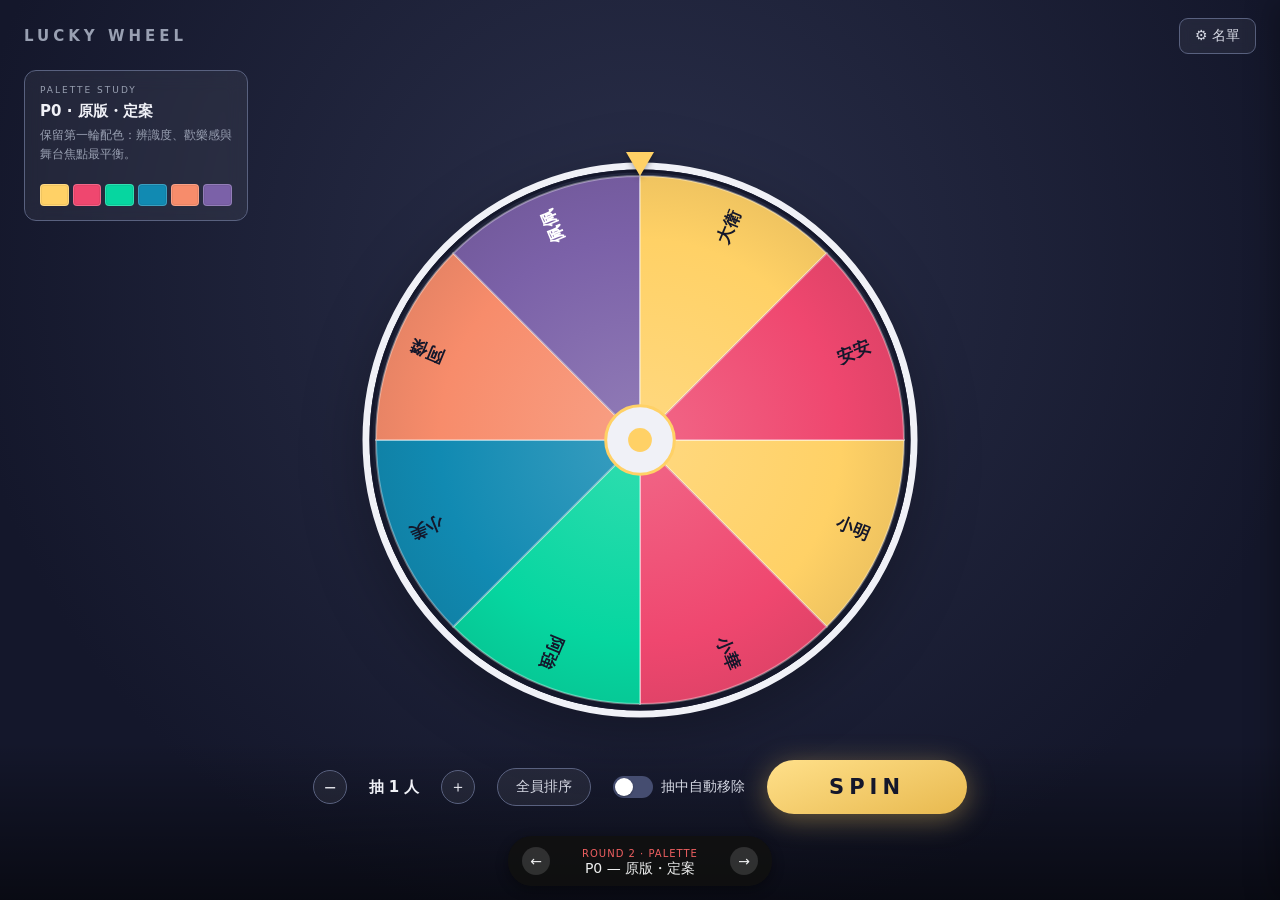
<file: ui-prototype/round2-styles.html>
<!doctype html>
<!--
  PROTOTYPE — throwaway. Round 2 answer: P0's original palette won for the B
  stage layout. P1-P3 remain comparison sources via ?variant=P0|P1|P2|P3.
  No backend: the spin is stubbed client-side (stands in for POST /api/spins).
  State is in-memory only. Do not promote this file to production.
-->
<html lang="zh-Hant">
<head>
<meta charset="utf-8">
<meta name="viewport" content="width=device-width, initial-scale=1">
<title>Lucky Wheel — 色票 Prototype</title>
<style>
  * { box-sizing: border-box; margin: 0; padding: 0; }
  html, body { height: 100%; }
  body { font-family: "PingFang TC", "Microsoft JhengHei", system-ui, sans-serif; background: var(--bg); color: var(--ink); transition: background .2s, color .2s; }
  button { font-family: inherit; cursor: pointer; }
  button:disabled { opacity: .45; cursor: not-allowed; }
  input, textarea { font-family: inherit; }
  canvas { display: block; max-width: min(560px, calc(100vw - 32px)); height: auto; }

  /* P0 is the round-1 baseline; P1-P3 are the refined candidates. */
  body[data-theme=P0] {
    --bg: radial-gradient(ellipse at 50% 30%, #2a2f4a 0%, #14172b 75%) fixed, #14172b;
    --ink: #f0f1f7; --muted: #99a0b2;
    --accent: linear-gradient(160deg, #ffe08a, #e8b94f); --accent-solid: #ffd166; --accent-ink: #14172b;
    --panel: #1d2136f2; --panel-border: #353c5b; --field-bg: #262b45; --field-border: #454d70;
    --chrome-bg: rgba(255,255,255,.06); --chrome-border: #59617f; --chrome-ink: #d6d9e4;
    --pointer: #ffd166; --glow: 0 5px 28px rgba(255,209,102,.38);
    --overlay-bg: rgba(10,12,24,.94); --bottom-fade: linear-gradient(transparent, rgba(0,0,0,.55)); --title-ls: 4px;
  }
  body[data-theme=P1] {
    --bg: radial-gradient(ellipse at 50% 32%, #29251f 0%, #151310 58%, #0b0b0a 100%) fixed, #0b0b0a;
    --ink: #ece5d8; --muted: #8d8878;
    --accent: linear-gradient(160deg, #d8bd86, #a77b43); --accent-solid: #c4a56c; --accent-ink: #21180d;
    --panel: #171512f2; --panel-border: #393229; --field-bg: #211e19; --field-border: #433a2f;
    --chrome-bg: rgba(236,229,216,.045); --chrome-border: #494137; --chrome-ink: #d2c8b6;
    --pointer: #c7a664; --glow: 0 7px 34px rgba(180,139,72,.30);
    --overlay-bg: rgba(10,9,8,.95); --bottom-fade: linear-gradient(transparent, rgba(0,0,0,.68)); --title-ls: 6px;
  }
  body[data-theme=P2] {
    --bg: radial-gradient(ellipse at 50% 34%, #1d2b33 0%, #10191f 60%, #080d11 100%) fixed, #080d11;
    --ink: #eaf0ee; --muted: #819398;
    --accent: linear-gradient(160deg, #d6dfdc, #8ea6a2); --accent-solid: #a9bbb7; --accent-ink: #10201f;
    --panel: #101a20f2; --panel-border: #293a41; --field-bg: #17242b; --field-border: #344950;
    --chrome-bg: rgba(223,235,232,.05); --chrome-border: #3c5056; --chrome-ink: #c7d3d0;
    --pointer: #c1d0cc; --glow: 0 7px 34px rgba(122,158,153,.26);
    --overlay-bg: rgba(7,13,17,.95); --bottom-fade: linear-gradient(transparent, rgba(2,8,11,.72)); --title-ls: 5px;
  }
  body[data-theme=P3] {
    --bg: linear-gradient(165deg, #f0ede6 0%, #dfdbd1 55%, #d2cdc2 100%) fixed, #e5e1d8;
    --ink: #2b302e; --muted: #777b76;
    --accent: linear-gradient(160deg, #545c58, #2d3431); --accent-solid: #4c5551; --accent-ink: #f7f5ef;
    --panel: rgba(247,245,239,.94); --panel-border: #c9c4b9; --field-bg: #eeebe4; --field-border: #c8c2b6;
    --chrome-bg: rgba(255,255,255,.48); --chrome-border: #bab5aa; --chrome-ink: #4d5350;
    --pointer: #8f4f46; --glow: 0 12px 34px rgba(80,72,60,.22);
    --overlay-bg: rgba(238,235,228,.96); --bottom-fade: linear-gradient(transparent, rgba(210,205,194,.92)); --title-ls: 5px;
  }

  /* ============ stage layout (winner of round 1) ============ */
  #app { min-height: 100vh; position: relative; overflow: hidden; }
  .top { position: absolute; top: 0; left: 0; right: 0; display: flex; justify-content: space-between; align-items: center; padding: 18px 24px; z-index: 3; }
  .top h1 { font-size: 15px; letter-spacing: var(--title-ls); color: var(--muted); font-weight: 600; }
  .gear { border: 1px solid var(--chrome-border); background: var(--chrome-bg); color: var(--chrome-ink); border-radius: 9px; padding: 8px 15px; font-size: 14px; backdrop-filter: blur(6px); }
  .stage { min-height: 100vh; display: flex; flex-direction: column; align-items: center; justify-content: center; gap: 24px; padding: 70px 16px 150px; }
  .banner { min-height: 36px; font-size: 25px; font-weight: 700; text-align: center; color: var(--accent-solid); text-shadow: 0 0 22px color-mix(in srgb, var(--accent-solid) 45%, transparent); }
  .wheelBox { position: relative; filter: drop-shadow(0 18px 30px rgba(0,0,0,.28)); }
  body[data-theme=P3] .wheelBox { filter: drop-shadow(0 18px 28px rgba(83,76,65,.24)); }
  .wheelBox .ptr { position: absolute; top: -8px; left: 50%; transform: translateX(-50%); width: 0; height: 0; border-left: 14px solid transparent; border-right: 14px solid transparent; border-top: 24px solid var(--pointer); filter: drop-shadow(0 2px 3px rgba(0,0,0,.35)); z-index: 2; }
  .bottom { position: absolute; bottom: 0; left: 0; right: 0; display: flex; justify-content: center; align-items: center; gap: 22px; flex-wrap: wrap; padding: 18px 18px 86px; background: var(--bottom-fade); z-index: 3; }
  .bottom label { display: flex; align-items: center; gap: 8px; font-size: 14px; color: var(--chrome-ink); }
  .stepper { display: flex; align-items: center; gap: 10px; }
  .stepper button { width: 34px; height: 34px; border-radius: 50%; border: 1px solid var(--chrome-border); background: var(--chrome-bg); color: var(--ink); font-size: 16px; }
  .stepper b { min-width: 74px; text-align: center; font-size: 15px; }
  .ghostBtn { padding: 9px 18px; border: 1px solid var(--chrome-border); border-radius: 22px; background: var(--chrome-bg); color: var(--chrome-ink); font-size: 14px; }
  .spinBtn { padding: 15px 62px; font-size: 21px; font-weight: 800; letter-spacing: 5px; border: 0; border-radius: 40px; color: var(--accent-ink); background: var(--accent); box-shadow: var(--glow); transition: transform .1s; }
  .spinBtn:not(:disabled):hover { transform: scale(1.04); }

  /* drawer */
  .drawer { position: absolute; top: 0; right: 0; bottom: 0; width: 336px; background: var(--panel); border-left: 1px solid var(--panel-border); backdrop-filter: blur(10px); padding: 22px; transform: translateX(100%); transition: transform .25s; box-shadow: -8px 0 26px rgba(0,0,0,.25); overflow-y: auto; z-index: 5; }
  .drawer.open { transform: none; }
  .drawer h2 { font-size: 15px; margin-bottom: 14px; color: var(--accent-solid); }
  .drawer .addrow { display: flex; gap: 6px; margin-bottom: 10px; }
  .drawer input, .drawer textarea { background: var(--field-bg); border: 1px solid var(--field-border); color: var(--ink); border-radius: 7px; padding: 8px; }
  .drawer .addrow input { flex: 1; min-width: 0; }
  .drawer .addrow button { border: 0; border-radius: 7px; background: var(--accent); color: var(--accent-ink); padding: 0 14px; font-weight: 700; }
  .drawer ul { list-style: none; }
  .drawer li { display: flex; gap: 9px; align-items: center; padding: 7px 2px; border-bottom: 1px solid var(--panel-border); }
  .drawer li.out span.nm { color: var(--muted); text-decoration: line-through; }
  .drawer span.nm { flex: 1; }
  .drawer button.del { border: 0; background: none; color: #e0566b; font-size: 15px; }
  .drawer details { margin-top: 12px; font-size: 13px; color: var(--muted); }
  .drawer textarea { width: 100%; height: 66px; margin: 6px 0; }
  .drawer .mini { border: 1px solid var(--chrome-border); background: var(--chrome-bg); color: var(--chrome-ink); border-radius: 7px; padding: 6px 11px; font-size: 12px; }
  .drawer .sideBtns { display: flex; gap: 6px; margin-top: 14px; }
  .drawer .sideBtns button { flex: 1; border: 1px solid var(--chrome-border); background: var(--chrome-bg); color: var(--chrome-ink); border-radius: 7px; padding: 8px 2px; font-size: 12px; }

  /* result overlay */
  .overlay { position: absolute; inset: 0; background: var(--overlay-bg); backdrop-filter: blur(8px); display: flex; flex-direction: column; align-items: center; justify-content: center; gap: 20px; z-index: 6; }
  .overlay h2 { color: var(--accent-solid); font-size: 19px; letter-spacing: 4px; }
  .overlay ol { font-size: 26px; line-height: 1.9; padding-left: 42px; }
  .overlay ol li::marker { color: var(--muted); font-size: 18px; }
  .overlay button { margin-top: 8px; padding: 10px 36px; border-radius: 24px; border: 1px solid var(--chrome-border); background: var(--chrome-bg); color: var(--chrome-ink); }
  .hidden { display: none !important; }

  /* toggle switch */
  .sw { position: relative; width: 40px; height: 22px; appearance: none; background: var(--field-border); border-radius: 12px; outline: none; cursor: pointer; transition: background .15s; flex: none; }
  .sw:checked { background: var(--accent-solid); }
  .sw::after { content: ""; position: absolute; top: 2px; left: 2px; width: 18px; height: 18px; border-radius: 50%; background: #fff; transition: left .15s; box-shadow: 0 1px 2px rgba(0,0,0,.3); }
  .sw:checked::after { left: 20px; }

  /* Palette notes are prototype chrome, not part of the chosen B layout. */
  .paletteCard { position: absolute; top: 70px; left: 24px; width: 224px; padding: 14px 15px; border: 1px solid var(--chrome-border); border-radius: 12px; background: var(--chrome-bg); color: var(--chrome-ink); backdrop-filter: blur(10px); z-index: 3; }
  .paletteCard .eyebrow { display: block; margin-bottom: 7px; font-size: 9px; letter-spacing: 2px; color: var(--muted); }
  .paletteCard strong { display: block; margin-bottom: 5px; color: var(--ink); font-size: 15px; }
  .paletteCard p { min-height: 48px; font-size: 12px; line-height: 1.55; color: var(--muted); }
  .swatches { display: grid; grid-template-columns: repeat(6, 1fr); gap: 4px; margin-top: 10px; }
  .swatches span { height: 22px; border-radius: 4px; border: 1px solid rgba(255,255,255,.18); box-shadow: inset 0 0 0 1px rgba(0,0,0,.06); }

  /* ============ floating switcher (prototype chrome, not the design) ============ */
  #switcher { position: fixed; bottom: 14px; left: 50%; transform: translateX(-50%); display: flex; align-items: center; gap: 10px; background: #111; color: #fff; border-radius: 24px; padding: 8px 14px; font-size: 14px; box-shadow: 0 4px 14px rgba(0,0,0,.4); z-index: 99; opacity: .93; }
  #switcher button { background: #333; color: #fff; border: 0; border-radius: 50%; width: 28px; height: 28px; font-size: 14px; }
  #switcher .lbl { min-width: 160px; text-align: center; }
  #switcher .tag { color: #f66; font-size: 10px; letter-spacing: 1px; }
  @media (max-width: 900px) { .paletteCard { display: none; } }
</style>
</head>
<body data-theme="P0">

<div id="app">
  <div class="top">
    <h1>LUCKY WHEEL</h1>
    <button class="gear" data-role="gear">⚙ 名單</button>
  </div>
  <aside class="paletteCard" aria-label="目前色票">
    <span class="eyebrow">PALETTE STUDY</span>
    <strong data-role="paletteName"></strong>
    <p data-role="paletteIntent"></p>
    <div class="swatches" data-role="swatches"></div>
  </aside>
  <div class="stage">
    <div class="banner" data-role="banner"></div>
    <div class="wheelBox"><div class="ptr"></div><canvas data-role="wheel" width="560" height="560"></canvas></div>
  </div>
  <div class="bottom">
    <div class="stepper">
      <button data-role="minus">−</button><b data-role="countLbl">抽 1 人</b><button data-role="plus">＋</button>
    </div>
    <button class="ghostBtn" data-role="orderAll">全員排序</button>
    <label><input type="checkbox" class="sw" data-role="autoRemove"> 抽中自動移除</label>
    <button class="spinBtn" data-role="spin">SPIN</button>
    <button class="ghostBtn" data-role="skip" style="display:none">跳過</button>
  </div>
  <div class="drawer" data-role="drawer">
    <h2>名單（勾選 = 參加抽選）</h2>
    <div class="addrow"><input placeholder="輸入名字後 Enter" data-role="addName"><button data-role="addBtn">加</button></div>
    <ul data-role="list"></ul>
    <details>
      <summary>批次貼上匯入</summary>
      <textarea data-role="bulk" placeholder="一行一個名字，或用逗號分隔"></textarea>
      <button class="mini" data-role="bulkBtn">匯入</button>
      <span data-role="bulkMsg"></span>
    </details>
    <div class="sideBtns">
      <button data-role="checkAll">全部重勾</button>
      <button data-role="copy">複製名單</button>
      <button data-role="closeDrawer">關閉</button>
    </div>
  </div>
  <div class="overlay hidden" data-role="overlay">
    <h2>抽選結果</h2>
    <ol data-role="results"></ol>
    <button data-role="closeOverlay">關閉</button>
  </div>
</div>

<!-- floating switcher — prototype chrome, not part of any design -->
<div id="switcher">
  <button id="swPrev">←</button>
  <div class="lbl"><span class="tag">ROUND 2 · PALETTE</span><br><span id="swLbl"></span></div>
  <button id="swNext">→</button>
</div>

<script>
"use strict";
/* ---------- shared in-memory state ---------- */
const state = {
  members: ["小明", "小華", "阿強", "小美", "阿傑", "佩佩", "大衛", "安安"]
    .map(name => ({ name, eligible: true })),
  count: 1,
  autoRemove: false,
  lastDraw: [],
  spinning: false,
};
const eligibleNames = () => state.members.filter(m => m.eligible).map(m => m.name);

/* Stub for POST /api/spins — same contract: members + count in, drawOrder out. */
function apiSpinStub(members, count) {
  const a = [...members];
  for (let i = a.length - 1; i > 0; i--) {
    const j = Math.floor(Math.random() * (i + 1));
    [a[i], a[j]] = [a[j], a[i]];
  }
  return { drawOrder: a.slice(0, count) };
}

/* ---------- wheel themes ---------- */
const themes = {
  P0: {
    name: "原版・定案",
    intent: "保留第一輪配色：辨識度、歡樂感與舞台焦點最平衡。",
    palette: ["#ffd166", "#ef476f", "#06d6a0", "#118ab2", "#f78c6b", "#7b61a8"],
    text: "#f0f1f7", labelLight: "#ffffff", labelDark: "#14172b", rim: "#f0f1f7", rimWidth: 7, rimInner: "#14172b",
    hub: "#f0f1f7", hubRing: "#ffd166", separator: "rgba(255,255,255,.35)", gloss: .14, edge: .06,
  },
  P1: {
    name: "漆夜・朱金",
    intent: "漆紅、松綠、藍黑與古銅；偏日式漆器與精品酒吧。",
    palette: ["#7a3028", "#304238", "#a98248", "#374a5c", "#684957", "#856044"],
    text: "#f2eadb", labelLight: "#f2eadb", labelDark: "#20170d", rim: "#b9975c", rimWidth: 8, rimInner: "#17130e",
    hub: "#171512", hubRing: "#c4a56c", separator: "rgba(237,222,193,.20)", gloss: .08, edge: .12,
  },
  P2: {
    name: "煙燻・寶石",
    intent: "祖母綠、藍寶、石榴與紫晶壓低彩度，暗場仍有辨識度。",
    palette: ["#28504c", "#354d6b", "#6b3d4a", "#51456b", "#7a6134", "#315961"],
    text: "#eef3f1", labelLight: "#eef3f1", labelDark: "#0c1718", rim: "#91a7a3", rimWidth: 7, rimInner: "#0c151a",
    hub: "#111d22", hubRing: "#b3c3bf", separator: "rgba(218,232,228,.18)", gloss: .07, edge: .13,
  },
  P3: {
    name: "礦物・霧面",
    intent: "石灰、鼠尾草、板岩與陶土；明亮、安靜，但不帶糖果感。",
    palette: ["#b8b2a6", "#94a198", "#8293a5", "#b88e7d", "#9d91a5", "#c0a56f"],
    text: "#28302d", labelLight: "#ffffff", labelDark: "#202522", rim: "#f7f4ed", rimWidth: 10, rimInner: "#9a968d",
    hub: "#f5f2ea", hubRing: "#6e7772", separator: "rgba(255,255,255,.72)", gloss: .035, edge: .045,
  },
};

/* ---------- wheel (canvas) ---------- */
class Wheel {
  constructor(canvas) {
    this.ctx = canvas.getContext("2d");
    this.size = canvas.width;
    this.names = [];
    this.rotation = 0;
    this.theme = themes.P0;
  }
  setTheme(t) { this.theme = t; this.draw(); }
  setNames(names) { this.names = names; this.draw(); }
  draw() {
    const { ctx, size, theme } = this, cx = size / 2, cy = size / 2;
    const rOuter = size / 2 - 6, r = rOuter - theme.rimWidth - 3;
    ctx.clearRect(0, 0, size, size);
    const n = this.names.length;
    // rim
    ctx.save();
    if (theme.rimGlow) { ctx.shadowColor = theme.rimGlow; ctx.shadowBlur = 18; }
    ctx.beginPath(); ctx.arc(cx, cy, rOuter, 0, 7);
    ctx.lineWidth = theme.rimWidth; ctx.strokeStyle = theme.rim; ctx.stroke();
    ctx.restore();
    ctx.beginPath(); ctx.arc(cx, cy, rOuter - theme.rimWidth / 2 - 1.5, 0, 7);
    ctx.lineWidth = 3; ctx.strokeStyle = theme.rimInner; ctx.stroke();
    if (n === 0) {
      ctx.fillStyle = theme.separator; ctx.beginPath(); ctx.arc(cx, cy, r, 0, 7); ctx.fill();
      ctx.fillStyle = theme.text; ctx.font = "16px sans-serif"; ctx.textAlign = "center";
      ctx.fillText("名單是空的", cx, cy);
      return;
    }
    const seg = Math.PI * 2 / n;
    for (let i = 0; i < n; i++) {
      const a0 = this.rotation + i * seg;
      let fill = theme.palette[i % theme.palette.length];
      if (n % theme.palette.length === 1 && i === n - 1) fill = theme.palette[1];
      // segment with subtle radial depth
      const grad = ctx.createRadialGradient(cx, cy, r * .15, cx, cy, r);
      grad.addColorStop(0, tone(fill, theme.gloss));
      grad.addColorStop(.72, fill);
      grad.addColorStop(1, tone(fill, -theme.edge));
      ctx.beginPath(); ctx.moveTo(cx, cy);
      ctx.arc(cx, cy, r, a0, a0 + seg); ctx.closePath();
      ctx.fillStyle = grad; ctx.fill();
      ctx.strokeStyle = theme.separator; ctx.lineWidth = 2; ctx.stroke();
      // name
      ctx.save();
      ctx.translate(cx, cy); ctx.rotate(a0 + seg / 2);
      ctx.textAlign = "right"; ctx.fillStyle = contrastText(fill, theme);
      ctx.font = `600 ${Math.min(17, Math.max(12, r / 9))}px sans-serif`;
      let nm = this.names[i]; if (nm.length > 8) nm = nm.slice(0, 7) + "…";
      ctx.fillText(nm, r - 16, 6);
      ctx.restore();
    }
    // hub
    ctx.beginPath(); ctx.arc(cx, cy, r * .13, 0, 7); ctx.fillStyle = theme.hub; ctx.fill();
    ctx.lineWidth = 3; ctx.strokeStyle = theme.hubRing; ctx.stroke();
    ctx.beginPath(); ctx.arc(cx, cy, r * .045, 0, 7); ctx.fillStyle = theme.hubRing; ctx.fill();
  }
  spinTo(index, duration, skipToken) {
    if (window.__instant) { this.draw(); return Promise.resolve(); } // test hook: embedded panes throttle hidden-tab timers
    return new Promise(resolve => {
      const n = this.names.length, seg = Math.PI * 2 / n;
      const pointer = -Math.PI / 2;
      const centre = (index + .5) * seg;
      let target = pointer - centre;
      const turns = 4 * Math.PI * 2;
      target = this.rotation + turns + ((target - this.rotation - turns) % (Math.PI * 2) + Math.PI * 2) % (Math.PI * 2);
      const from = this.rotation, delta = target - from, t0 = performance.now();
      const ease = t => 1 - Math.pow(1 - t, 3);
      const step = () => {
        if (skipToken.skipped) { this.rotation = target; this.draw(); resolve(); return; }
        const t = Math.min(1, (performance.now() - t0) / duration);
        this.rotation = from + delta * ease(t);
        this.draw();
        if (t < 1) setTimeout(step, 16); else resolve();
      };
      step();
    });
  }
}
function tone(hex, amt) {
  const n = parseInt(hex.slice(1), 16);
  const target = amt >= 0 ? 255 : 0;
  const amount = Math.abs(amt);
  const f = c => Math.max(0, Math.min(255, Math.round(c + (target - c) * amount)));
  return `rgb(${f(n >> 16 & 255)},${f(n >> 8 & 255)},${f(n & 255)})`;
}
function luminance(hex) {
  const channels = [1, 3, 5].map(i => parseInt(hex.slice(i, i + 2), 16) / 255)
    .map(v => v <= .04045 ? v / 12.92 : Math.pow((v + .055) / 1.055, 2.4));
  return .2126 * channels[0] + .7152 * channels[1] + .0722 * channels[2];
}
function contrastRatio(a, b) {
  const l1 = luminance(a), l2 = luminance(b);
  return (Math.max(l1, l2) + .05) / (Math.min(l1, l2) + .05);
}
function contrastText(fill, theme) {
  return contrastRatio(fill, theme.labelLight) >= contrastRatio(fill, theme.labelDark)
    ? theme.labelLight : theme.labelDark;
}
const sleep = (ms, skipToken) => window.__instant ? Promise.resolve() : new Promise(res => {
  const t0 = performance.now();
  const iv = setInterval(() => {
    if (skipToken.skipped || performance.now() - t0 >= ms) { clearInterval(iv); res(); }
  }, 50);
});

/* ---------- app wiring (single layout — round 1's winner) ---------- */
const $ = role => document.querySelector(`[data-role=${role}]`);
const wheel = new Wheel($("wheel"));
let skipToken = null;

function dedupAdd(raw) {
  const existing = new Set(state.members.map(m => m.name));
  let added = 0, skipped = 0;
  raw.split(/[\n,、，;；]+/).map(s => s.trim()).filter(Boolean).forEach(nm => {
    if (existing.has(nm)) { skipped++; return; }
    existing.add(nm); state.members.push({ name: nm, eligible: true }); added++;
  });
  return { added, skipped };
}
function render() {
  const list = $("list"); list.innerHTML = "";
  state.members.forEach(m => {
    const li = document.createElement("li");
    li.className = m.eligible ? "" : "out";
    const cb = document.createElement("input"); cb.type = "checkbox"; cb.checked = m.eligible;
    cb.onchange = () => { if (state.spinning) { cb.checked = m.eligible; return; } m.eligible = cb.checked; render(); };
    const nm = document.createElement("span"); nm.className = "nm"; nm.textContent = m.name;
    const del = document.createElement("button"); del.className = "del"; del.textContent = "×";
    del.onclick = () => { if (state.spinning) return; state.members = state.members.filter(x => x !== m); render(); };
    li.append(cb, nm, del);
    list.appendChild(li);
  });
  const el = eligibleNames();
  state.count = Math.min(Math.max(1, state.count), Math.max(1, el.length));
  $("countLbl").textContent = state.count === el.length && el.length > 1 ? `全員（${el.length}）` : `抽 ${state.count} 人`;
  $("autoRemove").checked = state.autoRemove;
  $("spin").disabled = state.spinning || el.length === 0;
  if (!state.spinning) wheel.setNames(el);
}
function startSpin() {
  if (state.spinning) return;
  const names = eligibleNames();
  if (names.length === 0) return;
  const count = Math.min(Math.max(1, state.count), names.length);
  state.spinning = true; state.lastDraw = [];
  const { drawOrder } = apiSpinStub(names, count);   // ← future POST /api/spins
  skipToken = { skipped: false };
  $("skip").style.display = ""; $("spin").disabled = true;
  $("banner").textContent = ""; $("overlay").classList.add("hidden");
  (async () => {
    let remaining = [...names];
    for (let i = 0; i < drawOrder.length; i++) {
      const name = drawOrder[i];
      if (!skipToken.skipped) {
        wheel.setNames(remaining);
        await sleep(i === 0 ? 150 : 450, skipToken);
        await wheel.spinTo(remaining.indexOf(name), i === 0 ? 2300 : 1500, skipToken);
      }
      if (!skipToken.skipped) {
        state.lastDraw.push(name);
        $("banner").textContent = `第 ${i + 1} 位：${name}`;
        await sleep(700, skipToken);
      }
      remaining.splice(remaining.indexOf(name), 1);
    }
    if (skipToken.skipped) state.lastDraw = [...drawOrder];
    if (state.autoRemove) {
      drawOrder.forEach(nm => { const m = state.members.find(x => x.name === nm); if (m) m.eligible = false; });
    }
    state.spinning = false;
    $("skip").style.display = "none";
    $("banner").textContent = "";
    const ol = $("results"); ol.innerHTML = "";
    drawOrder.forEach(nm => { const li = document.createElement("li"); li.textContent = nm; ol.appendChild(li); });
    $("overlay").classList.remove("hidden");
    render();
  })();
}
async function copyRoster(btn) {
  const text = state.members.map(m => m.name).join("\n");
  try { await navigator.clipboard.writeText(text); } catch { window.prompt("複製名單：", text); }
  const old = btn.textContent; btn.textContent = "已複製 ✓"; setTimeout(() => btn.textContent = old, 1200);
}
{
  const addInput = $("addName");
  const add = () => { const { added } = dedupAdd(addInput.value); addInput.value = ""; if (added) render(); addInput.focus(); };
  $("addBtn").onclick = add;
  addInput.addEventListener("keydown", e => { if (e.key === "Enter") add(); });
  $("bulkBtn").onclick = () => {
    const { added, skipped } = dedupAdd($("bulk").value);
    $("bulk").value = "";
    $("bulkMsg").textContent = `已匯入 ${added} 人${skipped ? `，略過重複 ${skipped} 人` : ""}`;
    render();
  };
  $("checkAll").onclick = () => { state.members.forEach(m => m.eligible = true); render(); };
  $("copy").onclick = e => copyRoster(e.target);
  $("autoRemove").onchange = e => { state.autoRemove = e.target.checked; };
  $("skip").onclick = () => { if (skipToken) skipToken.skipped = true; };
  $("spin").onclick = startSpin;
  $("orderAll").onclick = () => { state.count = eligibleNames().length; render(); };
  $("minus").onclick = () => { state.count = Math.max(1, state.count - 1); render(); };
  $("plus").onclick = () => { state.count = Math.min(eligibleNames().length, state.count + 1); render(); };
  $("gear").onclick = () => $("drawer").classList.add("open");
  $("closeDrawer").onclick = () => $("drawer").classList.remove("open");
  $("closeOverlay").onclick = () => $("overlay").classList.add("hidden");
}

/* ---------- theme switcher ---------- */
const keys = Object.keys(themes);
let current = new URLSearchParams(location.search).get("variant");
if (!keys.includes(current)) current = "P0";
function show(key) {
  current = key;
  document.body.dataset.theme = key;
  wheel.setTheme(themes[key]);
  $("paletteName").textContent = `${key} · ${themes[key].name}`;
  $("paletteIntent").textContent = themes[key].intent;
  const swatches = $("swatches"); swatches.innerHTML = "";
  themes[key].palette.forEach(hex => {
    const swatch = document.createElement("span");
    swatch.style.background = hex;
    swatch.title = hex.toUpperCase();
    swatches.appendChild(swatch);
  });
  document.getElementById("swLbl").textContent = `${key} — ${themes[key].name}`;
  const url = new URL(location); url.searchParams.set("variant", key);
  history.replaceState(null, "", url);
  render();
}
const cycle = dir => {
  if (state.spinning) return;
  show(keys[(keys.indexOf(current) + dir + keys.length) % keys.length]);
};
document.getElementById("swPrev").onclick = () => cycle(-1);
document.getElementById("swNext").onclick = () => cycle(1);
document.addEventListener("keydown", e => {
  if (e.target.matches("input, textarea, [contenteditable]")) return;
  if (e.key === "ArrowLeft") cycle(-1);
  if (e.key === "ArrowRight") cycle(1);
});
show(current);
</script>
</body>
</html>
</file>
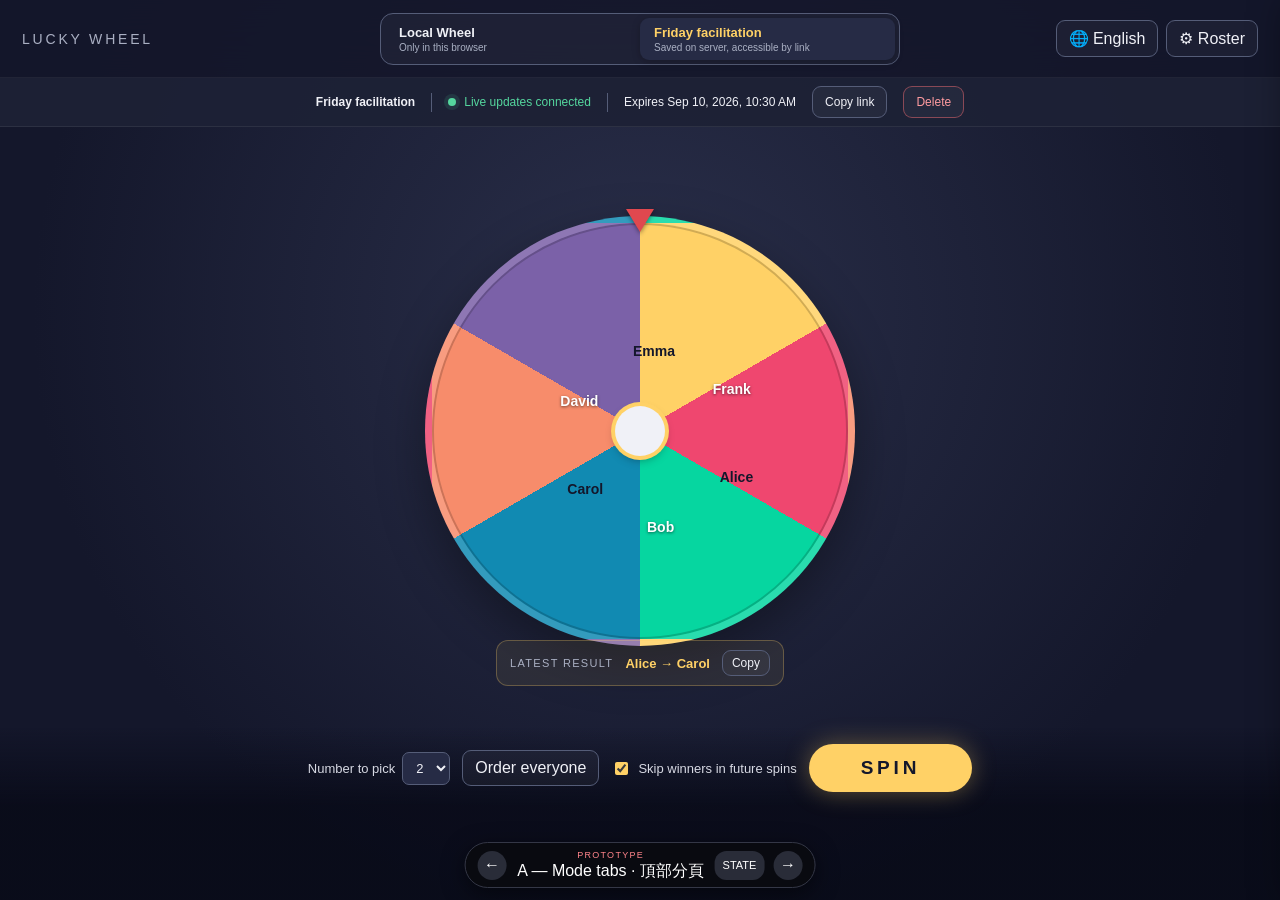
<file: ui-prototype/shared-wheel.html>
<!doctype html>
<!--
  PROTOTYPE — throwaway.
  Question: how should Shared Wheel mode and its controls fit the existing
  stage-style UI? Three variants, switchable via ?variant=A|B|C on this route.
  State is in memory and all server interactions are stubs. Do not promote.
-->
<html lang="en">
<head>
<meta charset="utf-8">
<meta name="viewport" content="width=device-width, initial-scale=1">
<title>Shared Wheel UI prototype</title>
<style>
  :root {
    color-scheme: dark;
    font-family: -apple-system, BlinkMacSystemFont, "Segoe UI", "PingFang TC", sans-serif;
    --bg-outer: #14172b;
    --bg-inner: #2a2f4a;
    --panel: #1d2136;
    --panel-raised: #262b45;
    --text: #f0f1f7;
    --dim: #aab0c3;
    --border: #555d78;
    --accent: #ffd166;
    --accent-ink: #14172b;
    --green: #55d69e;
    --danger: #ef6a70;
    --shadow: 0 18px 48px rgba(0, 0, 0, .35);
  }
  * { box-sizing: border-box; }
  html, body { min-height: 100%; }
  body { margin: 0; background: var(--bg-outer); color: var(--text); }
  button, input, select { font: inherit; }
  button { cursor: pointer; }
  button:disabled { cursor: not-allowed; opacity: .48; }
  .variant { display: none; min-height: 100vh; }
  .variant.active { display: block; }
  .when-local { display: none !important; }
  body.mode-local .when-local { display: flex !important; }
  body.mode-local .when-shared { display: none !important; }
  .eyebrow { color: var(--dim); font-size: 11px; letter-spacing: .12em; text-transform: uppercase; }
  .muted { color: var(--dim); }
  .dot { width: 8px; height: 8px; border-radius: 50%; background: var(--green); box-shadow: 0 0 0 4px rgba(85,214,158,.12); flex: none; }
  .ghost {
    border: 1px solid var(--border); background: rgba(255,255,255,.04);
    color: var(--text); border-radius: 9px; padding: 8px 12px;
  }
  .ghost:hover { background: rgba(255,255,255,.08); }
  .primary {
    border: 0; background: var(--accent); color: var(--accent-ink);
    border-radius: 10px; padding: 10px 16px; font-weight: 750;
  }
  .danger { color: #ff9ca0 !important; border-color: rgba(239,106,112,.5) !important; }
  .icon-button {
    width: 38px; height: 38px; border: 1px solid var(--border); border-radius: 9px;
    background: rgba(255,255,255,.04); color: var(--text); display: grid; place-items: center;
  }

  /* Shared stage pieces */
  .stage-core {
    display: flex; flex-direction: column; align-items: center; justify-content: center;
    gap: 18px; min-height: 100%;
  }
  .pick-banner { height: 30px; color: var(--accent); font-size: 20px; font-weight: 750; }
  .wheel-box { position: relative; width: min(430px, 54vh, 78vw); aspect-ratio: 1; }
  .wheel-pointer {
    position: absolute; z-index: 3; top: -7px; left: 50%; transform: translateX(-50%);
    width: 0; height: 0; border-left: 14px solid transparent; border-right: 14px solid transparent;
    border-top: 23px solid #e0484f; filter: drop-shadow(0 2px 2px rgba(0,0,0,.4));
  }
  .wheel-face {
    position: absolute; inset: 0; border-radius: 50%;
    background: conic-gradient(#ffd166 0 60deg,#ef476f 60deg 120deg,#06d6a0 120deg 180deg,#118ab2 180deg 240deg,#f78c6b 240deg 300deg,#7b61a8 300deg);
    border: 7px solid rgba(255,255,255,.14); box-shadow: var(--shadow), inset 0 0 0 2px rgba(0,0,0,.18);
  }
  .wheel-face::after {
    content: ""; position: absolute; inset: 44%; border-radius: 50%; background: #f0f1f7;
    box-shadow: 0 0 0 4px var(--accent), 0 4px 10px rgba(0,0,0,.35);
  }
  .wheel-label {
    position: absolute; left: 50%; top: 50%; transform-origin: 0 0;
    color: #fff; font-size: 14px; font-weight: 750; text-shadow: 0 1px 3px rgba(0,0,0,.55);
    white-space: nowrap;
  }
  .wheel-label.light { color: #14172b; text-shadow: none; }
  .latest-result {
    display: flex; align-items: center; gap: 12px; max-width: min(560px, 88vw);
    padding: 9px 13px; border: 1px solid rgba(255,209,102,.28); border-radius: 12px;
    background: rgba(255,209,102,.08); font-size: 13px; transform: translateY(-24px);
  }
  .latest-result strong { color: var(--accent); }
  .latest-result .result-names { overflow: hidden; text-overflow: ellipsis; white-space: nowrap; }
  .latest-result button { margin-left: auto; flex: none; padding: 5px 9px; font-size: 12px; }
  .spin-controls {
    display: flex; justify-content: center; align-items: center; flex-wrap: wrap; gap: 12px;
  }
  .spin-controls label { color: #d7d9e3; font-size: 13px; display: flex; align-items: center; gap: 7px; }
  .spin-controls select {
    color: var(--text); background: var(--panel-raised); border: 1px solid var(--border);
    border-radius: 7px; padding: 7px 9px;
  }
  .spin-button {
    border: 0; border-radius: 40px; padding: 13px 52px; background: var(--accent);
    color: var(--accent-ink); font-size: 19px; font-weight: 850; letter-spacing: .2em;
    box-shadow: 0 0 25px rgba(255,209,102,.35);
  }
  .toggle { accent-color: var(--accent); }

  /* A — persistent header tabs + strip */
  #vA {
    background: radial-gradient(circle at 50% 35%, var(--bg-inner), var(--bg-outer) 70%);
    padding: 128px 20px 150px;
  }
  #vA .a-header {
    position: fixed; z-index: 10; top: 0; left: 0; right: 0; height: 78px;
    display: grid; grid-template-columns: 1fr auto 1fr; align-items: center; gap: 20px;
    padding: 11px 22px; background: rgba(20,23,43,.86); backdrop-filter: blur(18px);
    border-bottom: 1px solid rgba(255,255,255,.06);
  }
  #vA .brand { letter-spacing: .2em; color: var(--dim); font-size: 14px; }
  #vA .a-tools { display: flex; justify-content: flex-end; gap: 8px; }
  #vA .mode-tabs {
    display: grid; grid-template-columns: 1fr 1fr; min-width: 520px; padding: 4px;
    border: 1px solid var(--border); border-radius: 13px; background: rgba(255,255,255,.04);
  }
  #vA .mode-tab {
    border: 0; border-radius: 9px; background: transparent; color: var(--dim);
    padding: 7px 14px; text-align: left;
  }
  #vA .mode-tab strong { display: block; color: var(--text); font-size: 13px; }
  #vA .mode-tab small { display: block; font-size: 10px; margin-top: 2px; }
  #vA .mode-tab.active { background: var(--panel-raised); box-shadow: 0 2px 8px rgba(0,0,0,.22); }
  #vA .mode-tab.active strong { color: var(--accent); }
  #vA .shared-strip {
    position: fixed; z-index: 9; top: 78px; left: 0; right: 0; min-height: 48px;
    display: flex; align-items: center; justify-content: center; gap: 16px; padding: 8px 18px;
    background: rgba(29,33,54,.94); border-bottom: 1px solid rgba(255,255,255,.07);
    font-size: 12px;
  }
  #vA .shared-strip .name { font-weight: 750; color: var(--text); }
  #vA .shared-strip .live { display: flex; align-items: center; gap: 8px; color: var(--green); }
  #vA .shared-strip .sep { width: 1px; height: 19px; background: var(--border); }
  #vA .local-strip { color: var(--dim); }
  #vA .a-stage { min-height: calc(100vh - 278px); }
  #vA .a-bottom {
    position: fixed; z-index: 8; bottom: 0; left: 0; right: 0; padding: 16px 20px 108px;
    background: linear-gradient(transparent, rgba(8,10,23,.82) 45%);
  }

  /* B — explicit control rail */
  #vB { background: #111426; }
  #vB .b-shell { display: grid; grid-template-columns: 310px 1fr; min-height: 100vh; }
  #vB .rail {
    position: relative; z-index: 4; padding: 22px 18px 88px; background: var(--panel);
    border-right: 1px solid rgba(255,255,255,.07); box-shadow: 8px 0 30px rgba(0,0,0,.15);
    overflow-y: auto;
  }
  #vB .rail-head { display: flex; justify-content: space-between; align-items: center; margin-bottom: 24px; }
  #vB .brand { letter-spacing: .18em; color: var(--dim); font-size: 13px; }
  #vB .rail h2 { font-size: 12px; color: var(--dim); letter-spacing: .08em; text-transform: uppercase; margin: 0 0 9px; }
  #vB .mode-card {
    width: 100%; display: block; text-align: left; border: 1px solid var(--border);
    border-radius: 13px; padding: 13px; margin-bottom: 9px; background: rgba(255,255,255,.025); color: var(--text);
  }
  #vB .mode-card.active { border-color: var(--accent); background: rgba(255,209,102,.08); }
  #vB .mode-card strong { display: block; font-size: 14px; }
  #vB .mode-card small { display: block; color: var(--dim); font-size: 11px; line-height: 1.4; margin-top: 4px; }
  #vB .shared-card { margin-top: 16px; padding: 15px; border-radius: 14px; background: var(--panel-raised); }
  #vB .shared-card .title { font-size: 18px; font-weight: 780; margin: 4px 0 10px; }
  #vB .meta-row { display: flex; gap: 9px; align-items: center; font-size: 12px; color: var(--dim); margin: 8px 0; }
  #vB .rail-actions { display: grid; grid-template-columns: 1fr 1fr; gap: 7px; margin-top: 13px; }
  #vB .rail-actions button { padding: 8px; font-size: 12px; }
  #vB .rail .create-box { flex-direction: column; align-items: stretch; gap: 9px; margin-top: 16px; }
  #vB .create-box p { font-size: 12px; line-height: 1.45; color: var(--dim); margin: 0; }
  #vB .b-main {
    position: relative; min-width: 0; padding: 66px 24px 150px;
    background: radial-gradient(circle at 52% 36%, var(--bg-inner), var(--bg-outer) 72%);
  }
  #vB .b-top { position: absolute; top: 18px; right: 22px; display: flex; gap: 8px; }
  #vB .b-stage { min-height: calc(100vh - 216px); }
  #vB .b-bottom {
    position: absolute; bottom: 0; left: 0; right: 0; padding: 16px 20px 108px;
    background: linear-gradient(transparent, rgba(8,10,23,.82) 45%);
  }

  /* C — projection-first badge + command sheet */
  #vC {
    position: relative; overflow: hidden;
    background: radial-gradient(circle at 50% 35%, var(--bg-inner), var(--bg-outer) 70%);
    padding: 76px 18px 150px;
  }
  #vC .c-header {
    position: fixed; z-index: 8; top: 0; left: 0; right: 0; display: flex;
    justify-content: space-between; align-items: flex-start; padding: 16px 20px;
  }
  #vC .identity-badge {
    display: flex; align-items: center; gap: 11px; max-width: min(480px, 70vw);
    border: 1px solid var(--border); border-radius: 13px; padding: 9px 12px;
    background: rgba(20,23,43,.78); backdrop-filter: blur(14px); color: var(--text); text-align: left;
  }
  #vC .identity-badge .badge-main { min-width: 0; }
  #vC .identity-badge strong { display: block; overflow: hidden; text-overflow: ellipsis; white-space: nowrap; }
  #vC .identity-badge small { display: block; margin-top: 2px; color: var(--dim); }
  #vC .identity-badge .chev { color: var(--dim); margin-left: 5px; }
  #vC .c-tools { display: flex; gap: 8px; }
  #vC .scope-caption {
    position: fixed; z-index: 7; top: 77px; left: 20px; color: var(--dim);
    font-size: 11px; padding-left: 12px;
  }
  #vC .c-stage { min-height: calc(100vh - 226px); }
  #vC .c-bottom {
    position: fixed; z-index: 6; bottom: 0; left: 0; right: 0; padding: 16px 20px 108px;
    background: linear-gradient(transparent, rgba(8,10,23,.88) 48%);
  }
  #vC .local-create-callout {
    position: fixed; z-index: 7; left: 50%; bottom: 142px; transform: translateX(-50%);
    width: min(590px, calc(100vw - 32px)); align-items: center; justify-content: space-between;
    gap: 16px; border: 1px solid rgba(255,209,102,.45); border-radius: 14px;
    padding: 12px 14px; background: rgba(29,33,54,.96); box-shadow: var(--shadow);
  }
  #vC .local-create-callout strong { display: block; color: var(--accent); font-size: 13px; }
  #vC .local-create-callout small { color: var(--dim); }
  #vC .sheet-backdrop { position: fixed; z-index: 20; inset: 0; background: rgba(0,0,0,.42); display: none; }
  #vC .sheet-backdrop.open { display: block; }
  #vC .command-sheet {
    position: fixed; z-index: 21; top: 0; left: 0; bottom: 0; width: min(390px, 92vw);
    padding: 22px 20px 84px; overflow-y: auto; background: var(--panel);
    transform: translateX(-105%); transition: transform .22s ease; box-shadow: 12px 0 35px rgba(0,0,0,.4);
  }
  #vC .command-sheet.open { transform: none; }
  #vC .sheet-head { display: flex; justify-content: space-between; align-items: center; margin-bottom: 22px; }
  #vC .sheet-head h2 { font-size: 17px; margin: 0; }
  #vC .sheet-mode {
    width: 100%; display: flex; align-items: center; gap: 11px; text-align: left;
    border: 1px solid var(--border); border-radius: 12px; padding: 12px; margin-bottom: 9px;
    background: rgba(255,255,255,.025); color: var(--text);
  }
  #vC .sheet-mode.active { border-color: var(--accent); background: rgba(255,209,102,.08); }
  #vC .sheet-mode .mode-icon { width: 34px; height: 34px; border-radius: 9px; display: grid; place-items: center; background: var(--panel-raised); }
  #vC .sheet-mode strong, #vC .sheet-mode small { display: block; }
  #vC .sheet-mode small { color: var(--dim); margin-top: 2px; }
  #vC .sheet-detail { margin-top: 18px; padding-top: 17px; border-top: 1px solid rgba(255,255,255,.08); }
  #vC .sheet-detail h3 { font-size: 18px; margin: 5px 0 13px; }
  #vC .sheet-detail .meta-row { display: flex; align-items: center; gap: 9px; color: var(--dim); font-size: 12px; margin: 9px 0; }
  #vC .sheet-actions { display: grid; grid-template-columns: 1fr 1fr; gap: 8px; margin-top: 15px; }

  /* Common modal, roster drawer, and prototype switcher */
  #roster-backdrop, #create-backdrop {
    display: none; position: fixed; inset: 0; z-index: 40; background: rgba(0,0,0,.55);
  }
  #roster-backdrop.open, #create-backdrop.open { display: block; }
  #roster-drawer {
    position: fixed; z-index: 41; top: 0; right: 0; bottom: 0; width: min(360px, 92vw);
    padding: 20px 18px 90px; overflow-y: auto; background: var(--panel);
    transform: translateX(105%); transition: transform .22s ease; box-shadow: -12px 0 35px rgba(0,0,0,.4);
  }
  #roster-drawer.open { transform: none; }
  .drawer-head { display: flex; justify-content: space-between; align-items: center; }
  .drawer-head h2 { margin: 0; font-size: 17px; color: var(--accent); }
  .drawer-subtitle { color: var(--dim); font-size: 12px; margin: 5px 0 16px; }
  #roster-list { list-style: none; padding: 0; margin: 0; }
  #roster-list li { display: flex; align-items: center; gap: 9px; padding: 9px 2px; border-bottom: 1px solid rgba(255,255,255,.07); }
  #roster-list li span { flex: 1; }
  #roster-list li.out span { text-decoration: line-through; color: #737992; }
  .drawer-tools { display: flex; gap: 8px; margin-top: 16px; }
  .drawer-tools button { flex: 1; font-size: 12px; }
  #create-modal {
    position: fixed; z-index: 42; top: 50%; left: 50%; transform: translate(-50%,-50%);
    display: none; width: min(440px, calc(100vw - 30px)); padding: 22px; border-radius: 16px;
    background: var(--panel); box-shadow: var(--shadow); border: 1px solid var(--border);
  }
  #create-modal.open { display: block; }
  #create-modal h2 { margin: 0 0 7px; font-size: 20px; }
  #create-modal p { color: var(--dim); font-size: 13px; line-height: 1.5; margin: 0 0 17px; }
  #create-modal label { display: block; font-size: 12px; color: var(--dim); margin-bottom: 6px; }
  #create-modal input {
    width: 100%; padding: 10px 11px; border-radius: 9px; border: 1px solid var(--border);
    background: var(--panel-raised); color: var(--text);
  }
  .modal-actions { display: flex; justify-content: flex-end; gap: 8px; margin-top: 18px; }
  #toast {
    position: fixed; z-index: 60; top: 18px; left: 50%; transform: translate(-50%,-12px);
    opacity: 0; pointer-events: none; padding: 9px 14px; border-radius: 9px;
    background: #effff8; color: #143d2d; box-shadow: var(--shadow); transition: .18s ease;
  }
  #toast.show { opacity: 1; transform: translate(-50%,0); }
  #prototype-switcher {
    position: fixed; z-index: 100; left: 50%; bottom: 12px; transform: translateX(-50%);
    display: flex; align-items: center; gap: 9px; padding: 7px 12px; border-radius: 28px;
    background: #090a10; color: #fff; box-shadow: 0 6px 22px rgba(0,0,0,.5); border: 1px solid #343746;
  }
  #prototype-switcher button { border: 0; background: #292c38; color: #fff; border-radius: 50%; width: 29px; height: 29px; }
  #prototype-switcher .switch-label { min-width: 190px; text-align: center; line-height: 1.2; }
  #prototype-switcher .prototype-tag { display: block; color: #ff858b; font-size: 9px; letter-spacing: .14em; }
  #state-button { font-size: 11px !important; width: auto !important; border-radius: 12px !important; padding: 0 8px; }
  #state-panel {
    display: none; position: fixed; z-index: 99; left: 50%; bottom: 64px; transform: translateX(-50%);
    width: min(520px, calc(100vw - 24px)); max-height: 38vh; overflow: auto; margin: 0;
    padding: 12px; border-radius: 12px; background: #090a10; color: #bcefd6;
    border: 1px solid #343746; box-shadow: var(--shadow); font: 11px/1.45 ui-monospace, monospace;
  }
  #state-panel.open { display: block; }

  @media (max-width: 900px) {
    #vA .a-header { grid-template-columns: auto 1fr auto; gap: 10px; padding: 9px 12px; }
    #vA .brand { display: none; }
    #vA .mode-tabs { min-width: 0; width: 100%; }
    #vA .mode-tab { padding: 7px 9px; }
    #vA .mode-tab small { display: none; }
    #vA .shared-strip { justify-content: flex-start; overflow-x: auto; }
    #vB .b-shell { grid-template-columns: 270px 1fr; }
  }
  @media (max-width: 690px) {
    .wheel-box { width: min(360px, 82vw, 55vh); }
    #vA { padding-top: 132px; }
    #vA .a-header { height: 74px; }
    #vA .a-tools .lang { display: none; }
    #vA .shared-strip { top: 74px; gap: 10px; }
    #vA .shared-strip .expiry, #vA .shared-strip .sep { display: none; }
    #vB .b-shell { display: block; }
    #vB .rail { position: static; padding: 10px 8px; border-right: 0; }
    #vB .rail-head { display: none; }
    #vB .rail h2, #vB .shared-card, #vB .create-box { display: none !important; }
    #vB .mode-card { display: inline-block; width: calc(50% - 6px); margin: 0 4px 0 0; padding: 9px; }
    #vB .mode-card small { display: none; }
    #vB .b-main { min-height: calc(100vh - 76px); padding-top: 54px; }
    #vB .b-bottom { padding-bottom: 145px; }
    #vC .scope-caption { display: none; }
    .latest-result { max-width: 94vw; }
    .spin-button { padding: 12px 36px; }
  }
</style>
</head>
<body class="mode-shared">

<!-- A — persistent mode tabs -->
<section id="vA" class="variant">
  <header class="a-header">
    <div class="brand">LUCKY WHEEL</div>
    <nav class="mode-tabs" aria-label="Wheel mode">
      <button class="mode-tab" data-action="local">
        <strong>Local Wheel</strong><small>Only in this browser</small>
      </button>
      <button class="mode-tab" data-action="shared">
        <strong data-shared-tab-title>Shared Wheel</strong><small data-shared-tab-copy>Saved on server, accessible by link</small>
      </button>
    </nav>
    <div class="a-tools"><button class="ghost lang">🌐 English</button><button class="ghost" data-action="roster">⚙ Roster</button></div>
  </header>
  <div class="shared-strip when-shared">
    <span class="name" data-wheel-name></span><span class="sep"></span>
    <span class="live"><span class="dot"></span>Live updates connected</span><span class="sep"></span>
    <span class="expiry">Expires <span data-expiry></span></span>
    <button class="ghost" data-action="copy-link">Copy link</button>
    <button class="ghost danger" data-action="delete">Delete</button>
  </div>
  <div class="shared-strip local-strip when-local">
    <span>Local Wheel — only in this browser</span>
    <button class="primary" data-action="create">Create Shared Wheel</button>
    <span>Saved on server, accessible by link</span>
  </div>
  <main class="stage-core a-stage">
    <div class="pick-banner" data-pick-banner></div>
    <div class="wheel-box" data-wheel></div>
    <div class="latest-result"><span class="eyebrow">Latest result</span><strong class="result-names" data-latest-result></strong><button class="ghost" data-action="copy-result">Copy</button></div>
  </main>
  <footer class="a-bottom"><div class="spin-controls" data-spin-controls></div></footer>
</section>

<!-- B — control rail -->
<section id="vB" class="variant">
  <div class="b-shell">
    <aside class="rail">
      <div class="rail-head"><span class="brand">LUCKY WHEEL</span><button class="icon-button">🌐</button></div>
      <h2>Wheel mode</h2>
      <button class="mode-card" data-action="local"><strong>Local Wheel</strong><small>Only in this browser. No server setup required.</small></button>
      <button class="mode-card" data-action="shared"><strong data-shared-tab-title>Shared Wheel</strong><small>Saved on server and accessible to anyone with the link.</small></button>
      <div class="shared-card when-shared">
        <span class="eyebrow">Current shared wheel</span>
        <div class="title" data-wheel-name></div>
        <div class="meta-row"><span class="dot"></span><span>Live updates connected</span></div>
        <div class="meta-row"><span>◷</span><span>Expires <span data-expiry></span></span></div>
        <div class="meta-row"><span>↻</span><span>Server version <span data-version></span></span></div>
        <div class="rail-actions">
          <button class="ghost" data-action="copy-link">Copy link</button>
          <button class="ghost" data-action="rename">Rename</button>
          <button class="ghost" data-action="roster">Roster</button>
          <button class="ghost danger" data-action="delete">Delete</button>
        </div>
      </div>
      <div class="create-box when-local">
        <p>Turn the current Local roster into a server-backed Wheel that anyone with the link can operate.</p>
        <button class="primary" data-action="create">Create Shared Wheel</button>
        <span class="muted" style="font-size:11px">Saved on server, accessible by link</span>
      </div>
    </aside>
    <main class="b-main">
      <div class="b-top"><button class="ghost" data-action="roster">⚙ Roster</button></div>
      <div class="stage-core b-stage">
        <div class="pick-banner" data-pick-banner></div>
        <div class="wheel-box" data-wheel></div>
        <div class="latest-result"><span class="eyebrow">Latest result</span><strong class="result-names" data-latest-result></strong><button class="ghost" data-action="copy-result">Copy</button></div>
      </div>
      <footer class="b-bottom"><div class="spin-controls" data-spin-controls></div></footer>
    </main>
  </div>
</section>

<!-- C — projection-first identity badge -->
<section id="vC" class="variant">
  <header class="c-header">
    <button class="identity-badge" data-action="sheet">
      <span class="dot when-shared"></span><span aria-hidden="true" class="when-local">◉</span>
      <span class="badge-main"><strong data-identity-title></strong><small data-identity-subtitle></small></span>
      <span class="chev">▾</span>
    </button>
    <div class="c-tools"><button class="icon-button">🌐</button><button class="ghost" data-action="roster">⚙ Roster</button></div>
  </header>
  <div class="scope-caption when-shared">Saved on server · Anyone with the link can edit</div>
  <div class="scope-caption when-local">Only in this browser</div>
  <main class="stage-core c-stage">
    <div class="pick-banner" data-pick-banner></div>
    <div class="wheel-box" data-wheel></div>
    <div class="latest-result"><span class="eyebrow">Latest result</span><strong class="result-names" data-latest-result></strong><button class="ghost" data-action="copy-result">Copy</button></div>
  </main>
  <div class="local-create-callout when-local">
    <span><strong>Create Shared Wheel</strong><small>Saved on server, accessible by link</small></span>
    <button class="primary" data-action="create">Create</button>
  </div>
  <footer class="c-bottom"><div class="spin-controls" data-spin-controls></div></footer>
  <div class="sheet-backdrop" data-sheet-backdrop></div>
  <aside class="command-sheet" data-command-sheet>
    <div class="sheet-head"><h2>Wheel mode</h2><button class="icon-button" data-action="close-sheet">×</button></div>
    <button class="sheet-mode" data-action="local"><span class="mode-icon">◉</span><span><strong>Local Wheel</strong><small>Only in this browser</small></span></button>
    <button class="sheet-mode" data-action="shared"><span class="mode-icon">↗</span><span><strong data-shared-tab-title>Shared Wheel</strong><small>Saved on server, accessible by link</small></span></button>
    <div class="sheet-detail when-shared">
      <span class="eyebrow">Current shared wheel</span><h3 data-wheel-name></h3>
      <div class="meta-row"><span class="dot"></span><span>Live updates connected</span></div>
      <div class="meta-row"><span>◷</span><span>Expires <span data-expiry></span></span></div>
      <div class="meta-row"><span>↻</span><span>Server version <span data-version></span></span></div>
      <div class="sheet-actions"><button class="ghost" data-action="copy-link">Copy link</button><button class="ghost" data-action="rename">Rename</button><button class="ghost" data-action="roster">Roster</button><button class="ghost danger" data-action="delete">Delete</button></div>
    </div>
    <div class="sheet-detail when-local">
      <p class="muted">Copy your current roster, eligibility, and auto-remove setting to the server.</p>
      <button class="primary" data-action="create">Create Shared Wheel</button>
    </div>
  </aside>
</section>

<!-- Shared throwaway surfaces -->
<div id="roster-backdrop" data-action="close-roster"></div>
<aside id="roster-drawer">
  <div class="drawer-head"><h2>Roster</h2><button class="icon-button" data-action="close-roster">×</button></div>
  <p class="drawer-subtitle">Checked members are eligible for the next Spin. This same control is available in Local and Shared modes.</p>
  <ul id="roster-list"></ul>
  <div class="drawer-tools"><button class="ghost" data-action="recheck">Re-check all</button><button class="ghost" data-action="copy-roster">Copy roster</button></div>
</aside>

<div id="create-backdrop"></div>
<form id="create-modal">
  <h2 data-modal-title>Create Shared Wheel</h2>
  <p>Your current roster, eligibility, and auto-remove setting will be copied to the server. Local Wheel remains unchanged.</p>
  <label for="wheel-name">Wheel name</label>
  <input id="wheel-name" maxlength="80" value="Friday facilitation" required>
  <div class="modal-actions"><button type="button" class="ghost" data-action="cancel-create">Cancel</button><button type="submit" class="primary" data-submit-copy>Create Shared Wheel</button></div>
</form>

<div id="toast" role="status"></div>
<pre id="state-panel"></pre>
<div id="prototype-switcher">
  <button id="variant-prev" aria-label="Previous variant">←</button>
  <div class="switch-label"><span class="prototype-tag">PROTOTYPE</span><span id="variant-label"></span></div>
  <button id="state-button">STATE</button>
  <button id="variant-next" aria-label="Next variant">→</button>
</div>

<script>
"use strict";

const state = {
  mode: "shared",
  wheelName: "Friday facilitation",
  version: 13,
  connection: "connected",
  expiresAt: "Sep 10, 2026, 10:30 AM",
  autoRemove: true,
  count: 2,
  latestResult: ["Alice", "Carol"],
  members: [
    {name:"Alice", eligible:false}, {name:"Bob", eligible:true},
    {name:"Carol", eligible:false}, {name:"David", eligible:true},
    {name:"Emma", eligible:true}, {name:"Frank", eligible:true}
  ]
};

const variants = {
  A: "Mode tabs · 頂部分頁",
  B: "Control rail · 左側控制列",
  C: "Stage badge · 舞台徽章"
};
const variantKeys = Object.keys(variants);
let currentVariant = new URLSearchParams(location.search).get("variant");
if (!variantKeys.includes(currentVariant)) currentVariant = "A";
let toastTimer;

function wheelMarkup() {
  const labels = state.members.map((member, index) => {
    const angle = index * (360 / state.members.length) + 30;
    const light = index === 0 || index === 2 || index === 4 ? " light" : "";
    return `<span class="wheel-label${light}" style="transform:rotate(${angle}deg) translate(88px,-7px) rotate(${-angle}deg)">${member.name}</span>`;
  }).join("");
  return `<div class="wheel-pointer"></div><div class="wheel-face">${labels}</div>`;
}

function controlsMarkup() {
  return `
    <label>Number to pick
      <select data-action="count"><option value="1">1</option><option value="2">2</option><option value="3">3</option><option value="4">4</option></select>
    </label>
    <button class="ghost" data-action="order-all">Order everyone</button>
    <label><input class="toggle" type="checkbox" data-action="auto-remove"> Skip winners in future spins</label>
    <button class="spin-button" data-action="spin">SPIN</button>`;
}

function render() {
  document.body.classList.toggle("mode-local", state.mode === "local");
  document.body.classList.toggle("mode-shared", state.mode === "shared");
  document.querySelectorAll(".variant").forEach(el => el.classList.toggle("active", el.id === `v${currentVariant}`));
  document.querySelectorAll("[data-wheel]").forEach(el => el.innerHTML = wheelMarkup());
  document.querySelectorAll("[data-spin-controls]").forEach(el => el.innerHTML = controlsMarkup());
  document.querySelectorAll("[data-wheel-name]").forEach(el => el.textContent = state.wheelName);
  document.querySelectorAll("[data-expiry]").forEach(el => el.textContent = state.expiresAt || "Never");
  document.querySelectorAll("[data-version]").forEach(el => el.textContent = state.version);
  document.querySelectorAll("[data-latest-result]").forEach(el => el.textContent = state.latestResult.join(" → ") || "No result yet");
  document.querySelectorAll("[data-pick-banner]").forEach(el => el.textContent = "");
  document.querySelectorAll("[data-shared-tab-title]").forEach(el => el.textContent = state.mode === "shared" ? state.wheelName : "Create Shared Wheel");
  document.querySelectorAll("[data-shared-tab-copy]").forEach(el => el.textContent = "Saved on server, accessible by link");
  document.querySelectorAll(".mode-tab, .mode-card, .sheet-mode").forEach(el => {
    const action = el.dataset.action;
    el.classList.toggle("active", action === state.mode);
  });
  document.querySelectorAll('[data-action="count"]').forEach(el => el.value = String(state.count));
  document.querySelectorAll('[data-action="auto-remove"]').forEach(el => el.checked = state.autoRemove);
  document.querySelectorAll("[data-identity-title]").forEach(el => el.textContent = state.mode === "shared" ? state.wheelName : "Local Wheel");
  document.querySelectorAll("[data-identity-subtitle]").forEach(el => el.textContent = state.mode === "shared" ? "Shared Wheel · Live updates connected" : "Only in this browser");
  document.getElementById("variant-label").textContent = `${currentVariant} — ${variants[currentVariant]}`;
  renderRoster();
  document.getElementById("state-panel").textContent = JSON.stringify({
    variant: currentVariant,
    mode: state.mode,
    wheelName: state.mode === "shared" ? state.wheelName : null,
    version: state.mode === "shared" ? state.version : null,
    connection: state.mode === "shared" ? state.connection : null,
    expiresAt: state.mode === "shared" ? state.expiresAt : null,
    autoRemove: state.autoRemove,
    count: state.count,
    latestResult: state.latestResult,
    members: state.members
  }, null, 2);
}

function renderRoster() {
  const list = document.getElementById("roster-list");
  list.innerHTML = state.members.map((member, index) => `
    <li class="${member.eligible ? "" : "out"}">
      <input type="checkbox" ${member.eligible ? "checked" : ""} data-member-index="${index}">
      <span>${member.name}</span><button class="ghost danger" data-remove-index="${index}">Remove</button>
    </li>`).join("");
}

function setVariant(key) {
  currentVariant = key;
  const url = new URL(location.href);
  url.searchParams.set("variant", key);
  history.replaceState(null, "", url);
  closeSheet();
  render();
}
function cycleVariant(delta) {
  const index = variantKeys.indexOf(currentVariant);
  setVariant(variantKeys[(index + delta + variantKeys.length) % variantKeys.length]);
}
function showToast(message) {
  const toast = document.getElementById("toast");
  toast.textContent = message;
  toast.classList.add("show");
  clearTimeout(toastTimer);
  toastTimer = setTimeout(() => toast.classList.remove("show"), 1500);
}
function openRoster() {
  document.getElementById("roster-backdrop").classList.add("open");
  document.getElementById("roster-drawer").classList.add("open");
}
function closeRoster() {
  document.getElementById("roster-backdrop").classList.remove("open");
  document.getElementById("roster-drawer").classList.remove("open");
}
function openCreate(rename = false) {
  document.querySelector("[data-modal-title]").textContent = rename ? "Rename Shared Wheel" : "Create Shared Wheel";
  document.querySelector("[data-submit-copy]").textContent = rename ? "Save name" : "Create Shared Wheel";
  document.getElementById("wheel-name").value = state.wheelName;
  document.getElementById("create-modal").dataset.rename = rename ? "true" : "false";
  document.getElementById("create-backdrop").classList.add("open");
  document.getElementById("create-modal").classList.add("open");
  setTimeout(() => document.getElementById("wheel-name").focus(), 0);
}
function closeCreate() {
  document.getElementById("create-backdrop").classList.remove("open");
  document.getElementById("create-modal").classList.remove("open");
}
function openSheet() {
  document.querySelector("[data-sheet-backdrop]").classList.add("open");
  document.querySelector("[data-command-sheet]").classList.add("open");
}
function closeSheet() {
  document.querySelector("[data-sheet-backdrop]").classList.remove("open");
  document.querySelector("[data-command-sheet]").classList.remove("open");
}
function spin() {
  const eligible = state.members.filter(member => member.eligible);
  if (!eligible.length) return showToast("No eligible members");
  const count = Math.min(state.count, eligible.length);
  state.latestResult = eligible.slice(0, count).map(member => member.name);
  if (state.autoRemove) eligible.slice(0, count).forEach(member => member.eligible = false);
  if (state.mode === "shared") state.version += 1;
  render();
  document.querySelectorAll("[data-pick-banner]").forEach(el => el.textContent = `Committed: ${state.latestResult.join(" → ")}`);
  showToast(state.mode === "shared" ? "Shared Spin committed" : "Local Spin complete");
}

document.addEventListener("click", event => {
  const actionEl = event.target.closest("[data-action]");
  if (!actionEl) return;
  const action = actionEl.dataset.action;
  if (action === "local") { state.mode = "local"; closeSheet(); render(); }
  if (action === "shared") {
    if (state.version == null) openCreate();
    else { state.mode = "shared"; closeSheet(); render(); }
  }
  if (action === "create") openCreate();
  if (action === "rename") openCreate(true);
  if (action === "cancel-create") closeCreate();
  if (action === "roster") openRoster();
  if (action === "close-roster") closeRoster();
  if (action === "sheet") openSheet();
  if (action === "close-sheet") closeSheet();
  if (action === "copy-link") showToast("Shared link copied ✓");
  if (action === "copy-result") showToast("Numbered result copied ✓");
  if (action === "copy-roster") showToast("Roster copied ✓");
  if (action === "recheck") { state.members.forEach(member => member.eligible = true); render(); }
  if (action === "order-all") { state.count = state.members.filter(member => member.eligible).length; render(); }
  if (action === "spin") spin();
  if (action === "delete") {
    if (confirm(`Permanently delete “${state.wheelName}” and all Spin records?`)) {
      state.mode = "local"; state.version = null; state.expiresAt = null; closeSheet(); render(); showToast("Shared Wheel deleted immediately");
    }
  }
});

document.addEventListener("change", event => {
  if (event.target.matches('[data-action="count"]')) { state.count = Number(event.target.value); render(); }
  if (event.target.matches('[data-action="auto-remove"]')) { state.autoRemove = event.target.checked; if (state.mode === "shared") state.version += 1; render(); }
  if (event.target.matches("[data-member-index]")) {
    state.members[Number(event.target.dataset.memberIndex)].eligible = event.target.checked;
    if (state.mode === "shared") state.version += 1;
    render();
  }
});

document.addEventListener("click", event => {
  const remove = event.target.closest("[data-remove-index]");
  if (!remove) return;
  state.members.splice(Number(remove.dataset.removeIndex), 1);
  if (state.mode === "shared") state.version += 1;
  render();
});

document.getElementById("create-modal").addEventListener("submit", event => {
  event.preventDefault();
  const name = document.getElementById("wheel-name").value.trim();
  if (!name) return;
  const rename = event.currentTarget.dataset.rename === "true";
  state.wheelName = name;
  if (rename) state.version += 1;
  else { state.mode = "shared"; state.version = 1; state.expiresAt = "Sep 10, 2026, 10:30 AM"; }
  closeCreate(); render(); showToast(rename ? "Wheel renamed" : "Shared Wheel created");
});

document.getElementById("create-backdrop").addEventListener("click", closeCreate);
document.querySelector("[data-sheet-backdrop]").addEventListener("click", closeSheet);
document.getElementById("variant-prev").addEventListener("click", () => cycleVariant(-1));
document.getElementById("variant-next").addEventListener("click", () => cycleVariant(1));
document.getElementById("state-button").addEventListener("click", () => document.getElementById("state-panel").classList.toggle("open"));
document.addEventListener("keydown", event => {
  if (event.target.matches("input,textarea,[contenteditable]")) return;
  if (event.key === "ArrowLeft") cycleVariant(-1);
  if (event.key === "ArrowRight") cycleVariant(1);
  if (event.key === "Escape") { closeRoster(); closeCreate(); closeSheet(); }
});

render();
</script>
</body>
</html>
</file>
